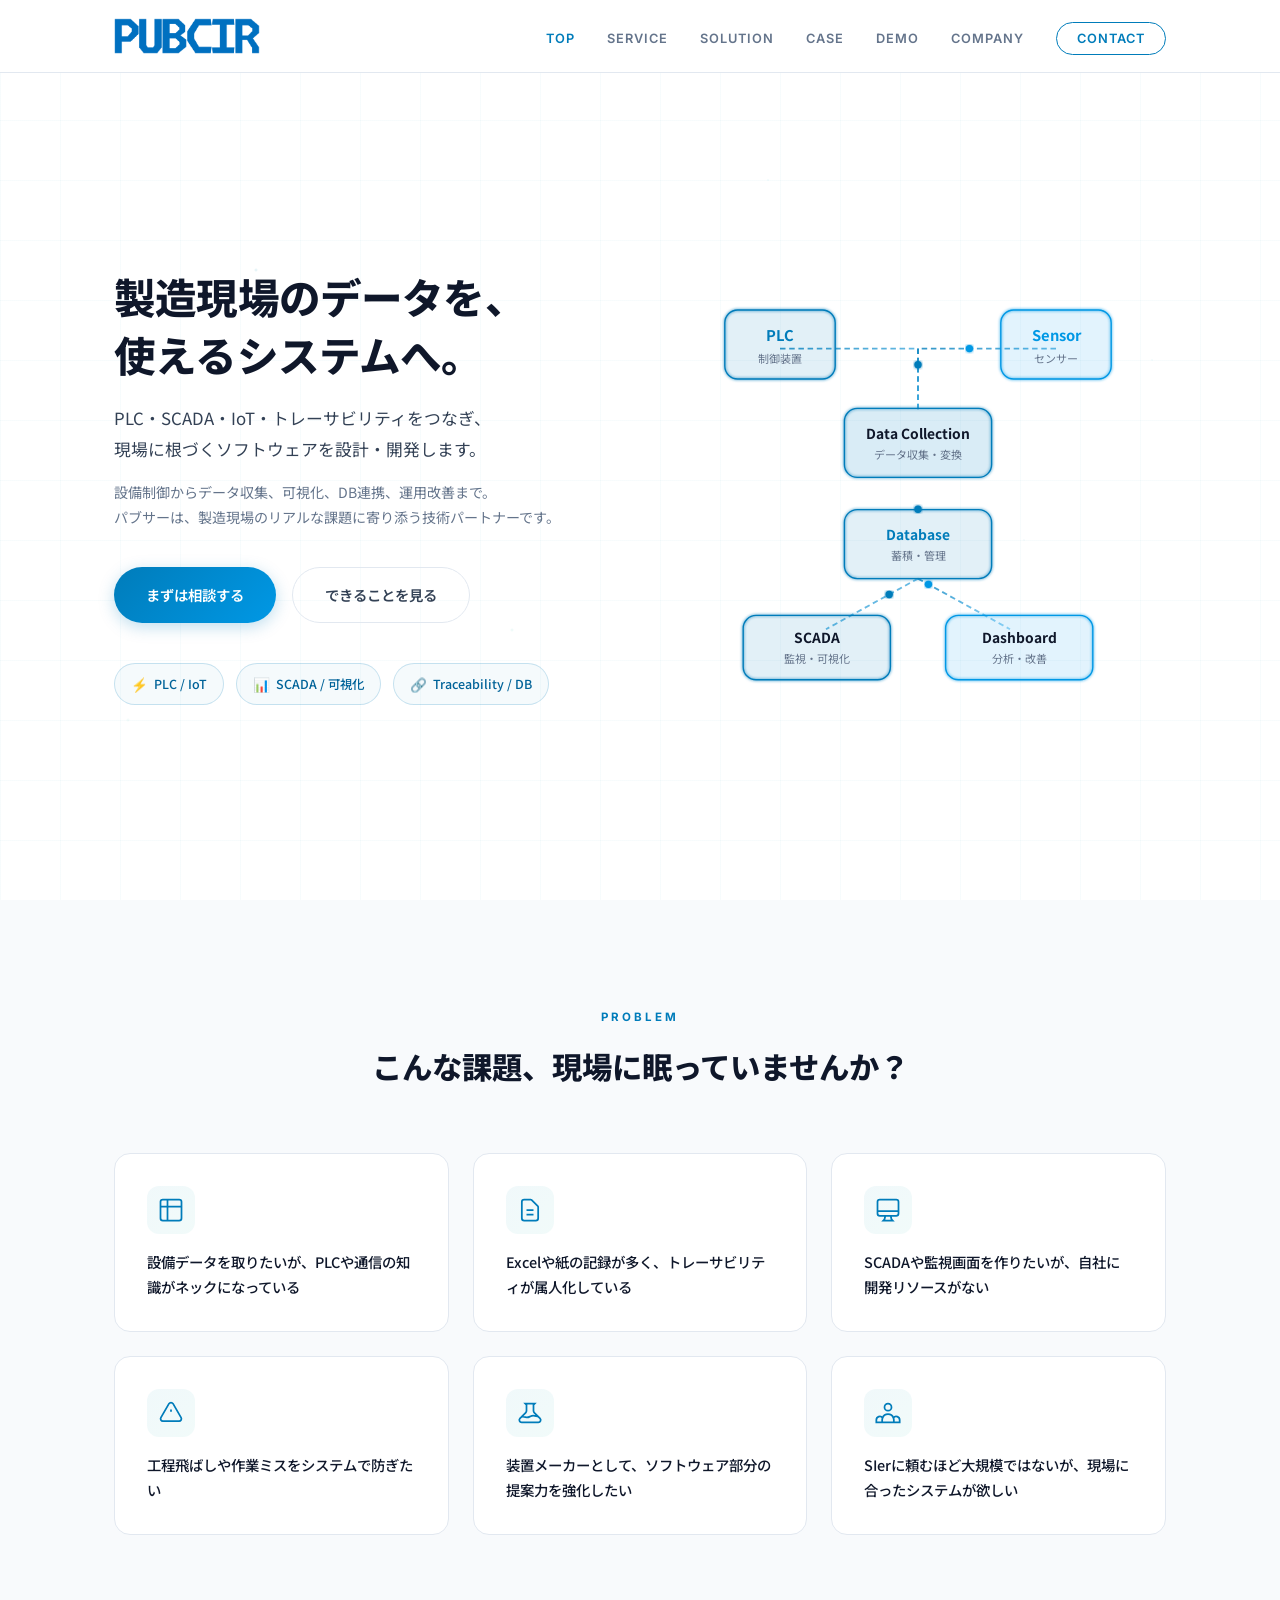
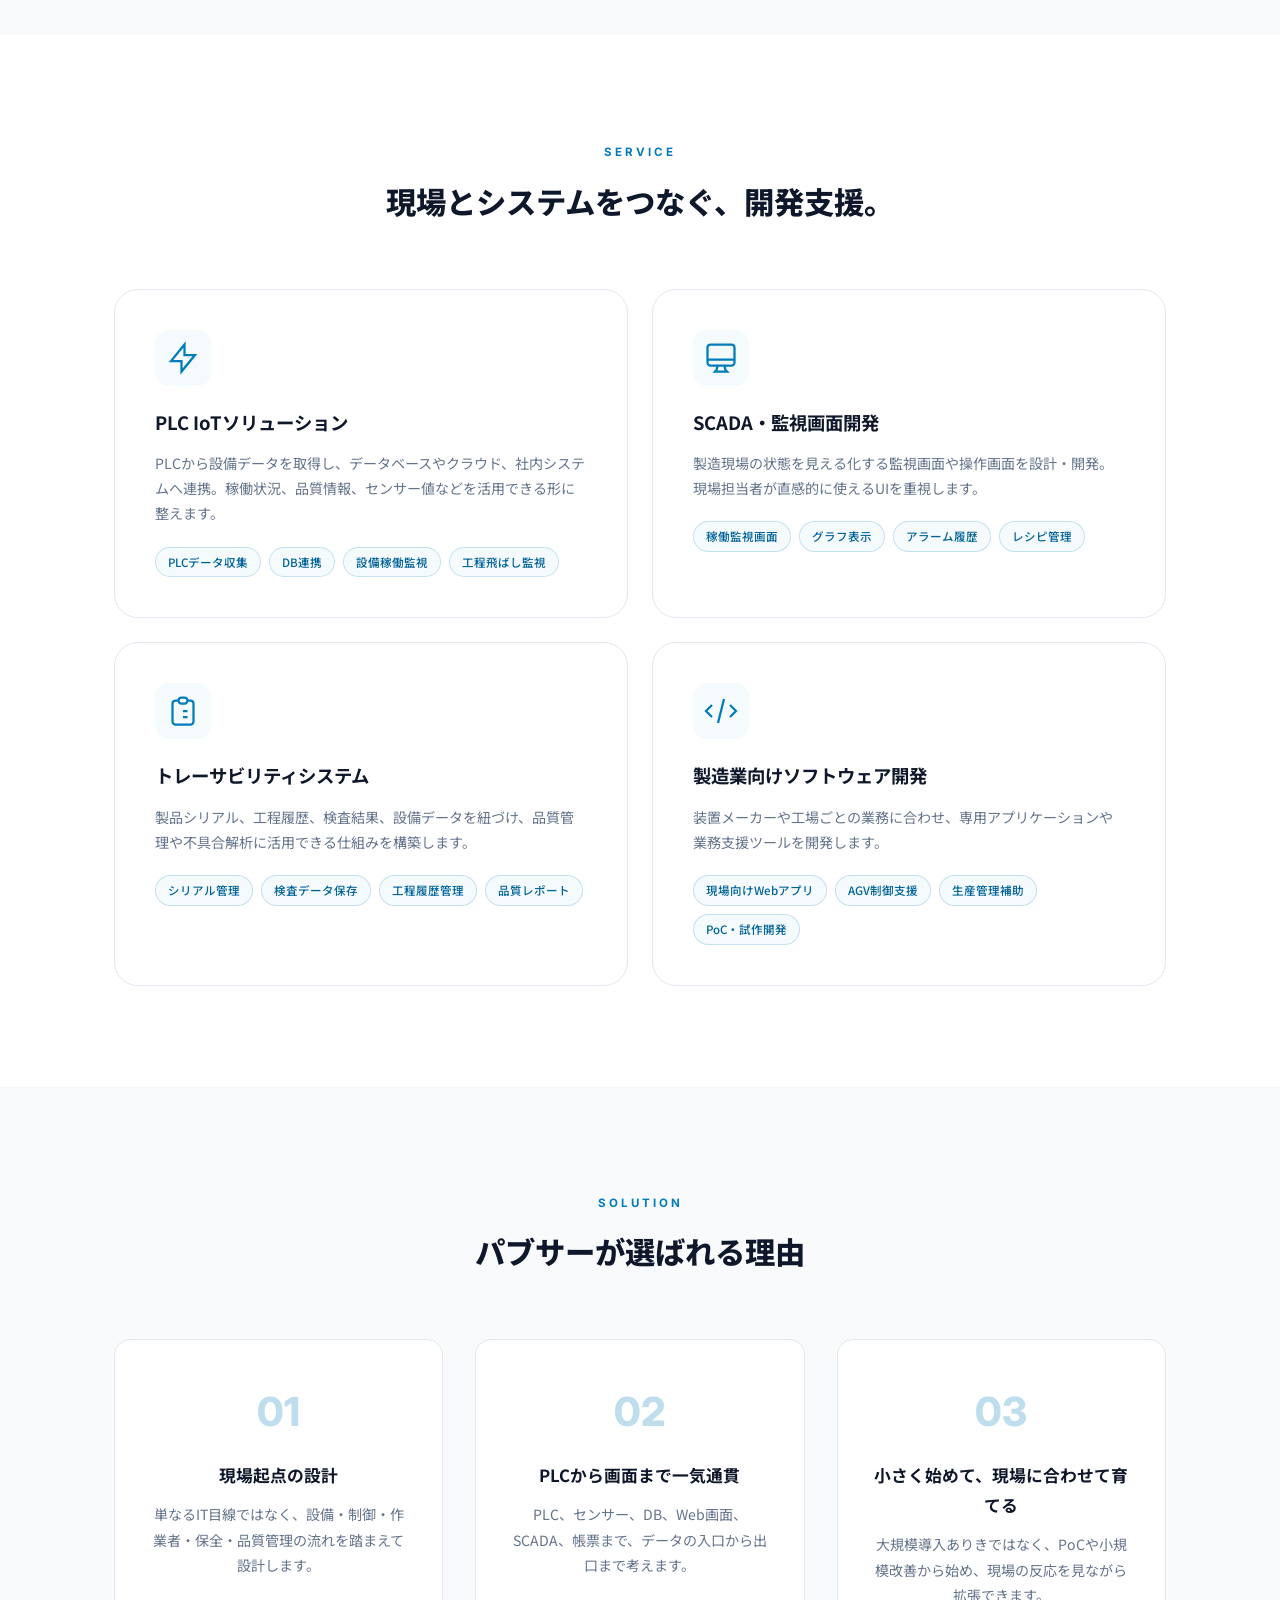
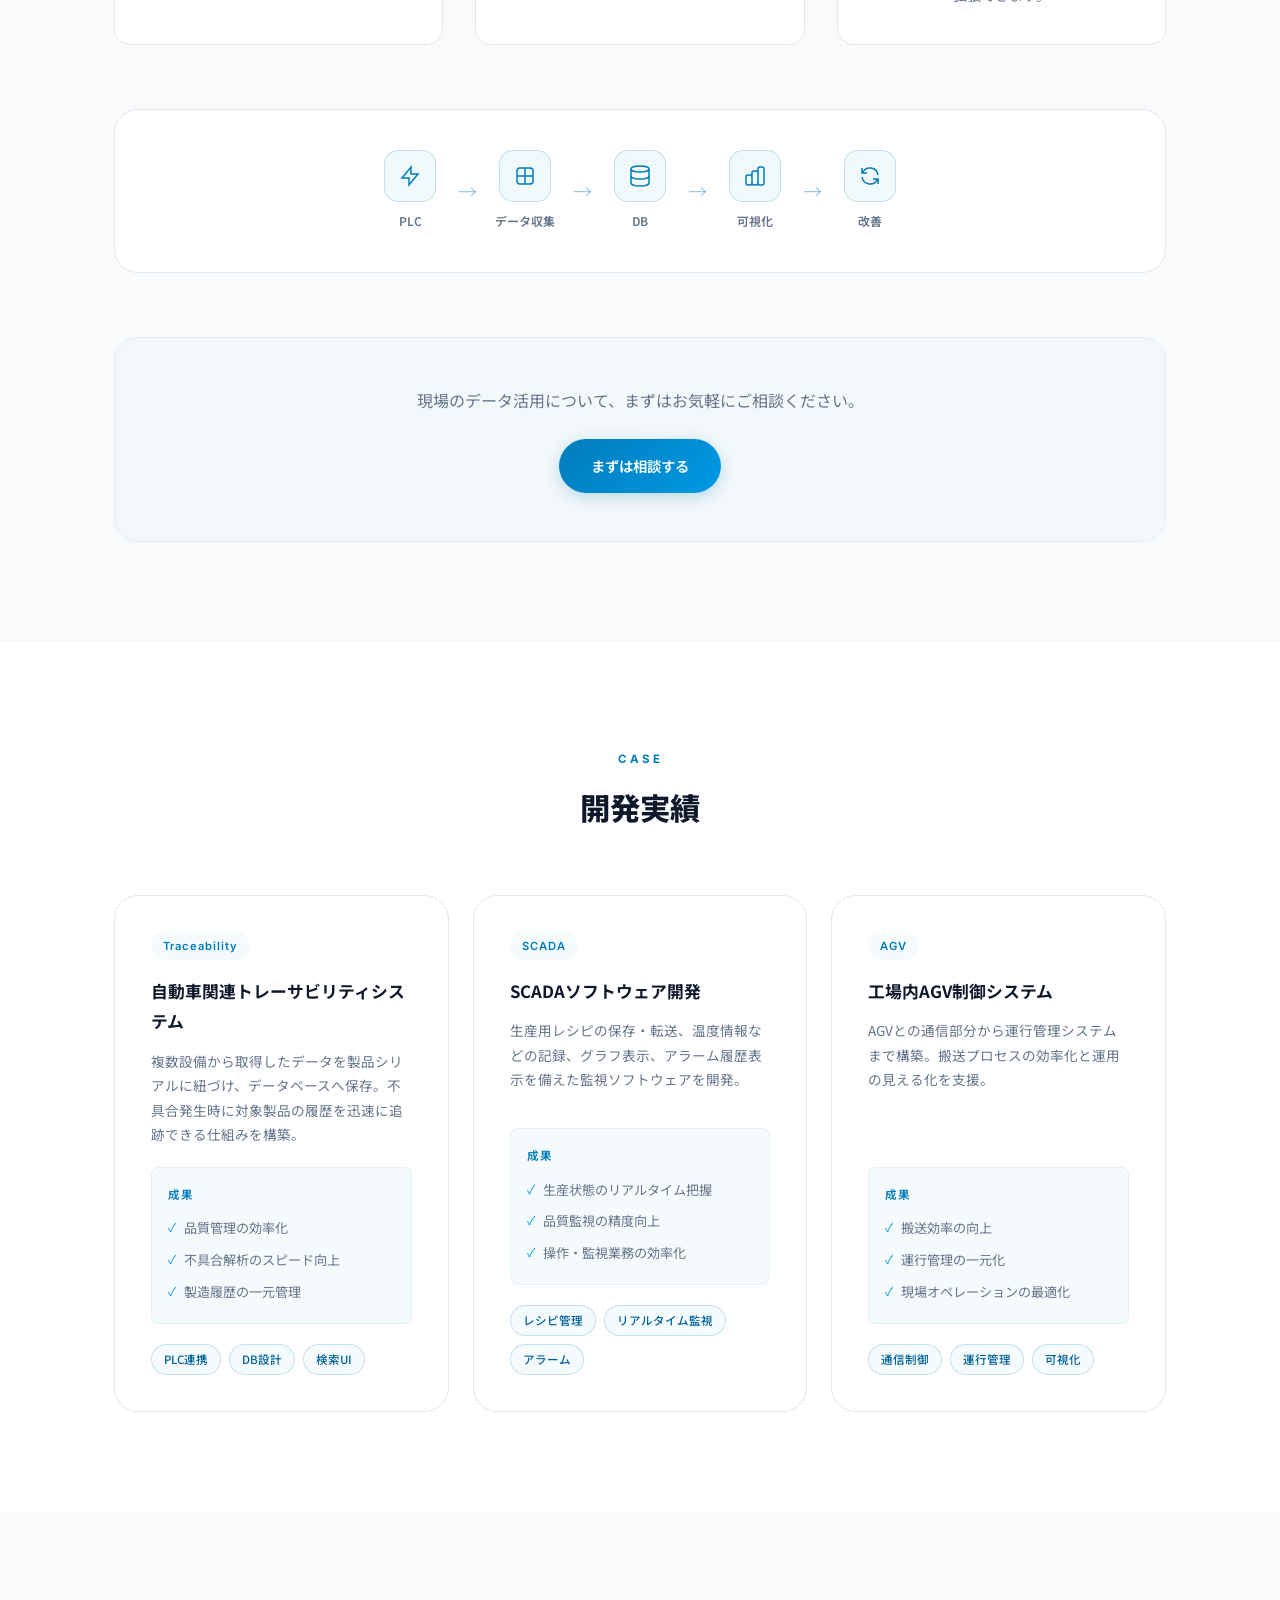
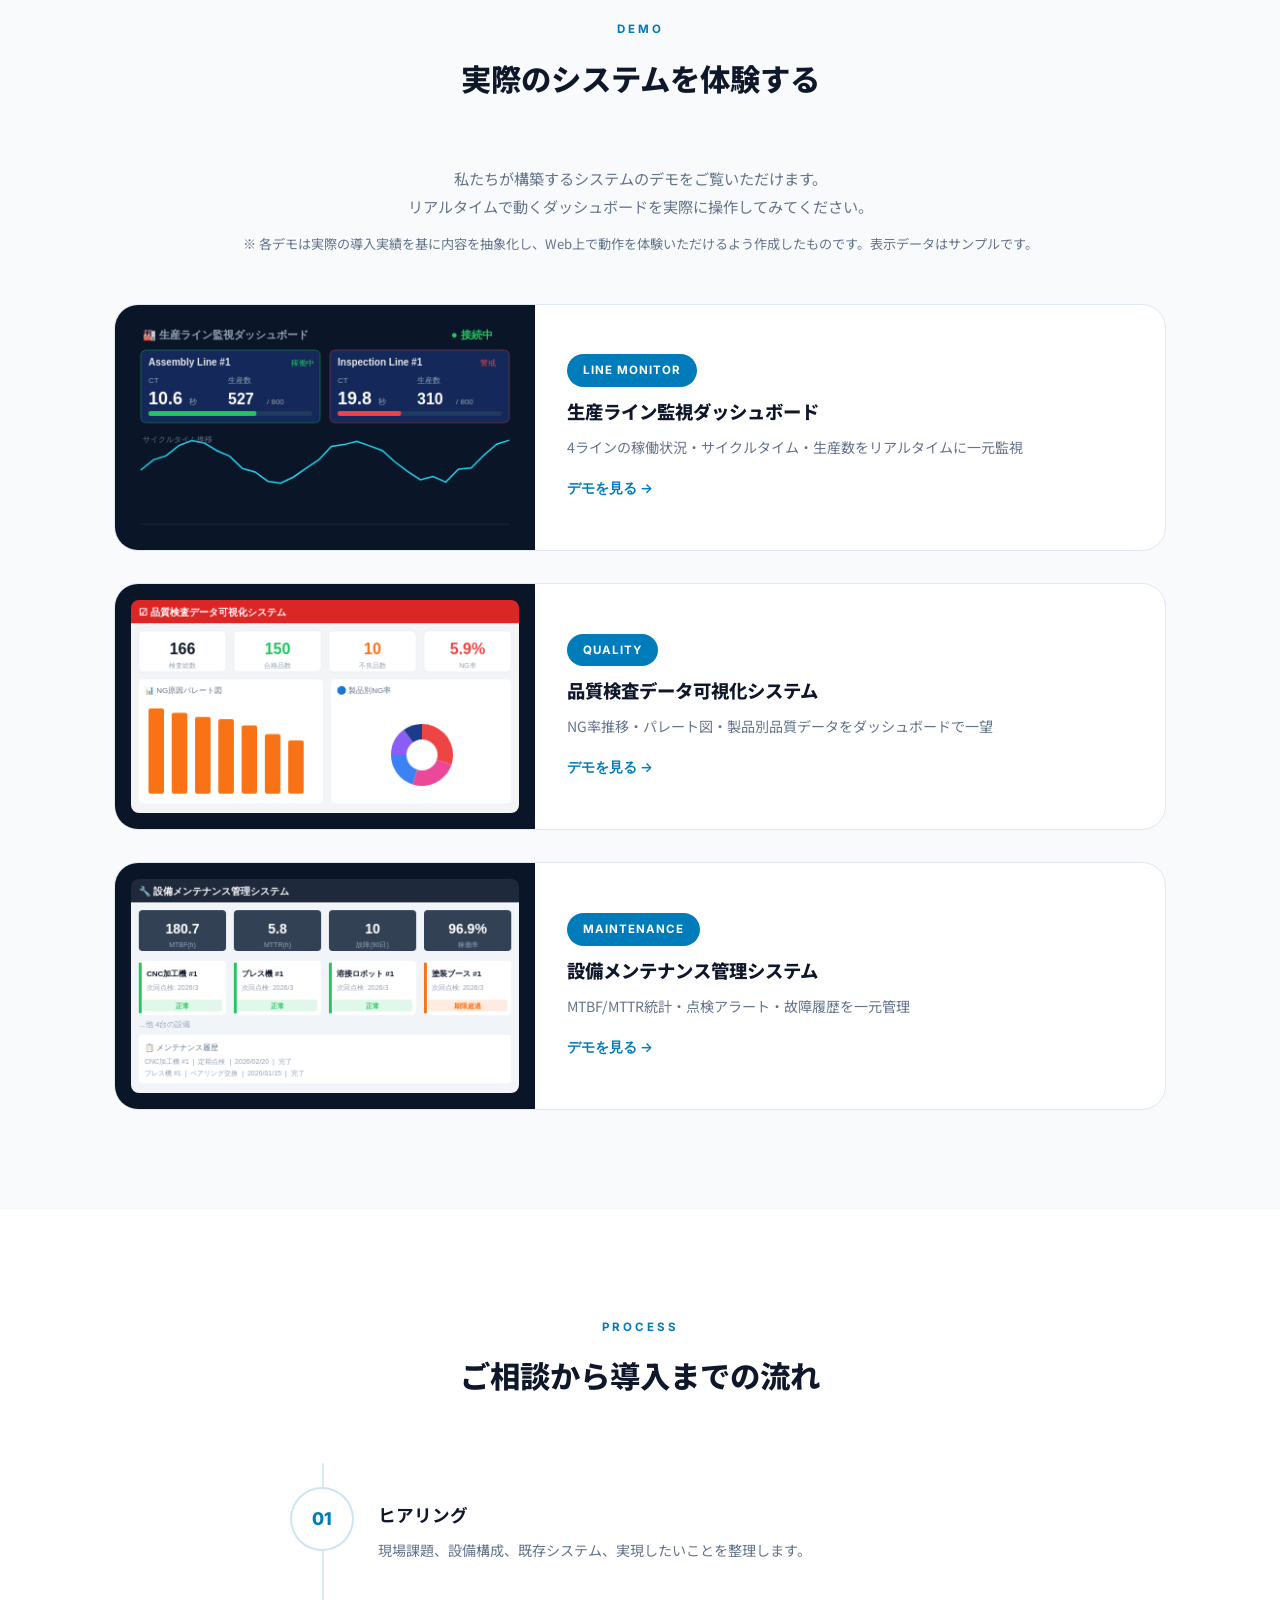
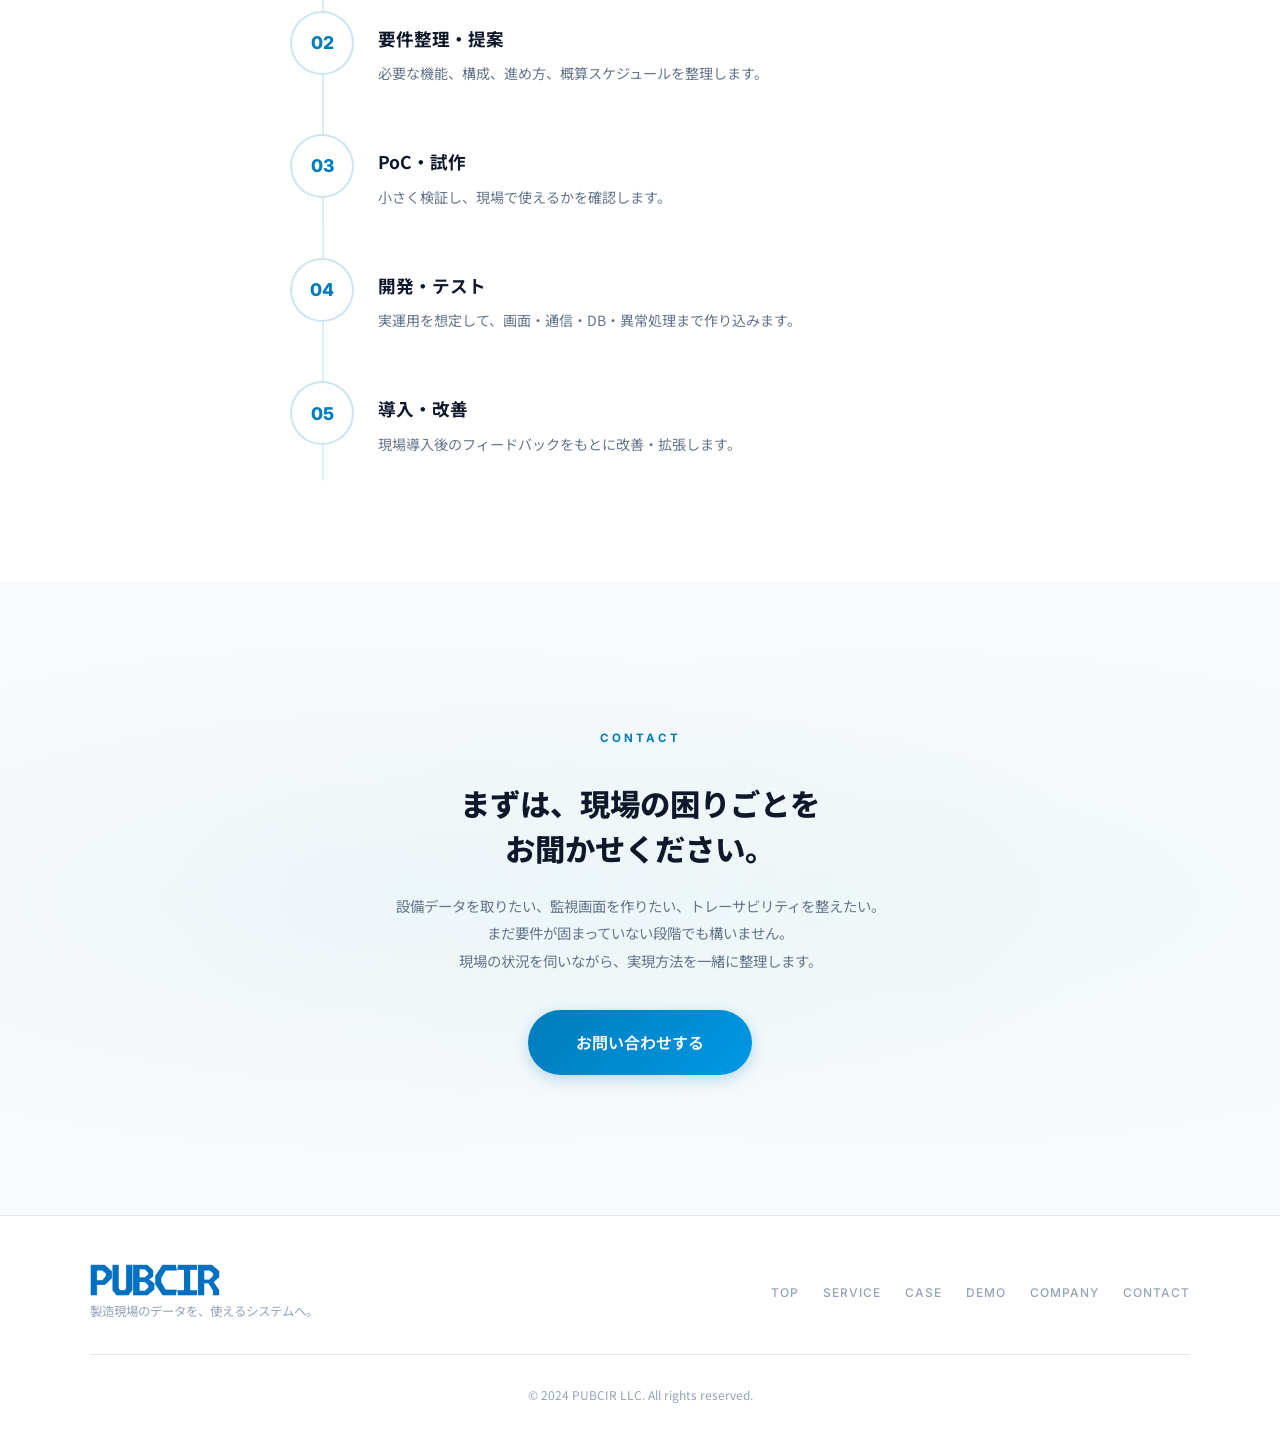
<file: index.html>
<!DOCTYPE html>
<html lang="ja">
<head>
  <meta charset="UTF-8">
  <meta name="viewport" content="width=device-width, initial-scale=1.0">
  <title>パブサー合同会社 | 製造業向けソフトウェア開発・PLC IoT・SCADA</title>
  <meta name="description" content="パブサー合同会社は、製造業向けにPLCを活用したIoTソリューション、SCADAソフトウェア、トレーサビリティシステムを提供します。">
  <link rel="preconnect" href="https://fonts.googleapis.com">
  <link rel="preconnect" href="https://fonts.gstatic.com" crossorigin>
  <link href="https://fonts.googleapis.com/css2?family=Inter:wght@400;500;600;700;800&family=Noto+Sans+JP:wght@400;500;600;700;800&display=swap" rel="stylesheet">
  <link rel="stylesheet" href="css/style.css">
</head>
<body>

  <!-- Header -->
  <header class="site-header" id="header">
    <div class="header-inner">
      <a href="#top" class="logo">
        <img src="img/pubcir_logo.png" alt="PUBCIR">
      </a>
      <button class="hamburger" id="hamburger" aria-label="メニュー">
        <span></span><span></span><span></span>
      </button>
      <nav class="global-nav" id="globalNav">
        <ul>
          <li><a href="#top" class="active">TOP</a></li>
          <li><a href="#service">SERVICE</a></li>
          <li><a href="#solution">SOLUTION</a></li>
          <li><a href="#case">CASE</a></li>
          <li><a href="demo.html">DEMO</a></li>
          <li><a href="company.html">COMPANY</a></li>
          <li><a href="contact.html" class="nav-cta">CONTACT</a></li>
        </ul>
      </nav>
    </div>
  </header>

  <!-- Hero Section -->
  <section class="hero" id="top">
    <div class="hero-bg">
      <div class="hero-grid-lines"></div>
      <div class="hero-particles"></div>
    </div>
    <div class="hero-inner">
      <div class="hero-content">
        <h1 class="fade-in-up">製造現場のデータを、<br>使えるシステムへ。</h1>
        <p class="hero-subtitle fade-in-up delay-1">
          PLC・SCADA・IoT・トレーサビリティをつなぎ、<br class="sp-hide">現場に根づくソフトウェアを設計・開発します。
        </p>
        <p class="hero-desc fade-in-up delay-2">
          設備制御からデータ収集、可視化、DB連携、運用改善まで。<br class="sp-hide">パブサーは、製造現場のリアルな課題に寄り添う技術パートナーです。
        </p>
        <div class="hero-cta fade-in-up delay-3">
          <a href="contact.html" class="btn btn-primary btn-glow">まずは相談する</a>
          <a href="#service" class="btn btn-secondary">できることを見る</a>
        </div>
        <div class="hero-tags fade-in-up delay-4">
          <span class="tag"><span class="tag-icon">⚡</span>PLC / IoT</span>
          <span class="tag"><span class="tag-icon">📊</span>SCADA / 可視化</span>
          <span class="tag"><span class="tag-icon">🔗</span>Traceability / DB</span>
        </div>
      </div>
      <div class="hero-visual fade-in-up delay-2">
        <div class="visual-diagram">
          <svg viewBox="0 0 500 450" class="diagram-svg" xmlns="http://www.w3.org/2000/svg">
            <defs>
              <linearGradient id="lineGradient" x1="0%" y1="0%" x2="100%" y2="100%">
                <stop offset="0%" style="stop-color:#007CBA;stop-opacity:0.8"/>
                <stop offset="100%" style="stop-color:#0098E5;stop-opacity:0.4"/>
              </linearGradient>
              <filter id="glow">
                <feGaussianBlur stdDeviation="2" result="coloredBlur"/>
                <feMerge>
                  <feMergeNode in="coloredBlur"/>
                  <feMergeNode in="SourceGraphic"/>
                </feMerge>
              </filter>
            </defs>
            <!-- Connection Lines -->
            <path class="data-line" d="M100,80 L250,80 L250,150" stroke="url(#lineGradient)" stroke-width="2" fill="none" stroke-dasharray="6,4"/>
            <path class="data-line delay-line-1" d="M400,80 L250,80 L250,150" stroke="url(#lineGradient)" stroke-width="2" fill="none" stroke-dasharray="6,4"/>
            <path class="data-line delay-line-2" d="M250,210 L250,260" stroke="url(#lineGradient)" stroke-width="2" fill="none" stroke-dasharray="6,4"/>
            <path class="data-line delay-line-3" d="M250,330 L150,385" stroke="url(#lineGradient)" stroke-width="2" fill="none" stroke-dasharray="6,4"/>
            <path class="data-line delay-line-4" d="M250,330 L350,385" stroke="url(#lineGradient)" stroke-width="2" fill="none" stroke-dasharray="6,4"/>
            <!-- PLC Node -->
            <rect x="40" y="38" width="120" height="75" rx="14" fill="rgba(0,124,186,0.06)" stroke="#007CBA" stroke-width="1.5" filter="url(#glow)"/>
            <text x="100" y="72" text-anchor="middle" fill="#007CBA" font-size="16" font-weight="700">PLC</text>
            <text x="100" y="96" text-anchor="middle" fill="#64748B" font-size="12">制御装置</text>
            <!-- Sensor Node -->
            <rect x="340" y="38" width="120" height="75" rx="14" fill="rgba(0,152,229,0.06)" stroke="#0098E5" stroke-width="1.5" filter="url(#glow)"/>
            <text x="400" y="72" text-anchor="middle" fill="#0098E5" font-size="16" font-weight="700">Sensor</text>
            <text x="400" y="96" text-anchor="middle" fill="#64748B" font-size="12">センサー</text>
            <!-- Data Collection Node -->
            <rect x="170" y="145" width="160" height="75" rx="14" fill="rgba(0,124,186,0.08)" stroke="#007CBA" stroke-width="1.5" filter="url(#glow)"/>
            <text x="250" y="178" text-anchor="middle" fill="#0F172A" font-size="15" font-weight="700">Data Collection</text>
            <text x="250" y="200" text-anchor="middle" fill="#64748B" font-size="12">データ収集・変換</text>
            <!-- Database Node -->
            <rect x="170" y="255" width="160" height="75" rx="14" fill="rgba(0,124,186,0.06)" stroke="#007CBA" stroke-width="1.5" filter="url(#glow)"/>
            <text x="250" y="288" text-anchor="middle" fill="#007CBA" font-size="15" font-weight="700">Database</text>
            <text x="250" y="310" text-anchor="middle" fill="#64748B" font-size="12">蓄積・管理</text>
            <!-- SCADA Node -->
            <rect x="60" y="370" width="160" height="70" rx="14" fill="rgba(0,124,186,0.06)" stroke="#007CBA" stroke-width="1.5" filter="url(#glow)"/>
            <text x="140" y="400" text-anchor="middle" fill="#0F172A" font-size="15" font-weight="700">SCADA</text>
            <text x="140" y="422" text-anchor="middle" fill="#64748B" font-size="12">監視・可視化</text>
            <!-- Dashboard Node -->
            <rect x="280" y="370" width="160" height="70" rx="14" fill="rgba(0,152,229,0.06)" stroke="#0098E5" stroke-width="1.5" filter="url(#glow)"/>
            <text x="360" y="400" text-anchor="middle" fill="#0F172A" font-size="15" font-weight="700">Dashboard</text>
            <text x="360" y="422" text-anchor="middle" fill="#64748B" font-size="12">分析・改善</text>
            <!-- Animated dots -->
            <circle r="4" fill="#007CBA" filter="url(#glow)">
              <animateMotion dur="3s" repeatCount="indefinite" path="M100,80 L250,80 L250,150"/>
            </circle>
            <circle r="4" fill="#0098E5" filter="url(#glow)">
              <animateMotion dur="3s" repeatCount="indefinite" path="M400,80 L250,80 L250,150" begin="1s"/>
            </circle>
            <circle r="4" fill="#007CBA" filter="url(#glow)">
              <animateMotion dur="2s" repeatCount="indefinite" path="M250,210 L250,260" begin="0.5s"/>
            </circle>
            <circle r="4" fill="#007CBA" filter="url(#glow)">
              <animateMotion dur="2.5s" repeatCount="indefinite" path="M250,330 L150,385" begin="1.5s"/>
            </circle>
            <circle r="4" fill="#0098E5" filter="url(#glow)">
              <animateMotion dur="2.5s" repeatCount="indefinite" path="M250,330 L350,385" begin="2s"/>
            </circle>
          </svg>
        </div>
      </div>
    </div>
  </section>

  <!-- Problem Section -->
  <section class="section section-alt" id="problem">
    <div class="container">
      <div class="section-header scroll-reveal">
        <span class="section-label">PROBLEM</span>
        <h2 class="section-title">こんな課題、現場に眠っていませんか？</h2>
      </div>
      <div class="problem-grid">
        <div class="problem-card scroll-reveal">
          <div class="problem-icon">
            <svg width="28" height="28" viewBox="0 0 24 24" fill="none" stroke="currentColor" stroke-width="1.5"><path d="M9 3H5a2 2 0 00-2 2v4m6-6h10a2 2 0 012 2v4M9 3v18m0 0h10a2 2 0 002-2V9M9 21H5a2 2 0 01-2-2V9m0 0h18"/></svg>
          </div>
          <p class="problem-text">設備データを取りたいが、PLCや通信の知識がネックになっている</p>
        </div>
        <div class="problem-card scroll-reveal">
          <div class="problem-icon">
            <svg width="28" height="28" viewBox="0 0 24 24" fill="none" stroke="currentColor" stroke-width="1.5"><path d="M9 12h6m-6 4h6m2 5H7a2 2 0 01-2-2V5a2 2 0 012-2h5.586a1 1 0 01.707.293l5.414 5.414a1 1 0 01.293.707V19a2 2 0 01-2 2z"/></svg>
          </div>
          <p class="problem-text">Excelや紙の記録が多く、トレーサビリティが属人化している</p>
        </div>
        <div class="problem-card scroll-reveal">
          <div class="problem-icon">
            <svg width="28" height="28" viewBox="0 0 24 24" fill="none" stroke="currentColor" stroke-width="1.5"><path d="M9.75 17L9 20l-1 1h8l-1-1-.75-3M3 13h18M5 17h14a2 2 0 002-2V5a2 2 0 00-2-2H5a2 2 0 00-2 2v10a2 2 0 002 2z"/></svg>
          </div>
          <p class="problem-text">SCADAや監視画面を作りたいが、自社に開発リソースがない</p>
        </div>
        <div class="problem-card scroll-reveal">
          <div class="problem-icon">
            <svg width="28" height="28" viewBox="0 0 24 24" fill="none" stroke="currentColor" stroke-width="1.5"><path d="M12 9v2m0 4h.01m-6.938 4h13.856c1.54 0 2.502-1.667 1.732-3L13.732 4c-.77-1.333-2.694-1.333-3.464 0L3.34 16c-.77 1.333.192 3 1.732 3z"/></svg>
          </div>
          <p class="problem-text">工程飛ばしや作業ミスをシステムで防ぎたい</p>
        </div>
        <div class="problem-card scroll-reveal">
          <div class="problem-icon">
            <svg width="28" height="28" viewBox="0 0 24 24" fill="none" stroke="currentColor" stroke-width="1.5"><path d="M19.428 15.428a2 2 0 00-1.022-.547l-2.387-.477a6 6 0 00-3.86.517l-.318.158a6 6 0 01-3.86.517L6.05 15.21a2 2 0 00-1.806.547M8 4h8l-1 1v5.172a2 2 0 00.586 1.414l5 5c1.26 1.26.367 3.414-1.415 3.414H4.828c-1.782 0-2.674-2.154-1.414-3.414l5-5A2 2 0 009 10.172V5L8 4z"/></svg>
          </div>
          <p class="problem-text">装置メーカーとして、ソフトウェア部分の提案力を強化したい</p>
        </div>
        <div class="problem-card scroll-reveal">
          <div class="problem-icon">
            <svg width="28" height="28" viewBox="0 0 24 24" fill="none" stroke="currentColor" stroke-width="1.5"><path d="M17 20h5v-2a3 3 0 00-5.356-1.857M17 20H7m10 0v-2c0-.656-.126-1.283-.356-1.857M7 20H2v-2a3 3 0 015.356-1.857M7 20v-2c0-.656.126-1.283.356-1.857m0 0a5.002 5.002 0 019.288 0M15 7a3 3 0 11-6 0 3 3 0 016 0z"/></svg>
          </div>
          <p class="problem-text">SIerに頼むほど大規模ではないが、現場に合ったシステムが欲しい</p>
        </div>
      </div>
    </div>
  </section>

  <!-- Service Section -->
  <section class="section section-light" id="service">
    <div class="container">
      <div class="section-header scroll-reveal">
        <span class="section-label">SERVICE</span>
        <h2 class="section-title">現場とシステムをつなぐ、開発支援。</h2>
      </div>
      <div class="service-grid">
        <div class="service-card scroll-reveal">
          <div class="service-icon">
            <svg width="36" height="36" viewBox="0 0 24 24" fill="none" stroke="#007CBA" stroke-width="1.5"><path d="M13 10V3L4 14h7v7l9-11h-7z"/></svg>
          </div>
          <h3 class="service-title">PLC IoTソリューション</h3>
          <p class="service-desc">PLCから設備データを取得し、データベースやクラウド、社内システムへ連携。稼働状況、品質情報、センサー値などを活用できる形に整えます。</p>
          <div class="service-tags">
            <span class="pill">PLCデータ収集</span>
            <span class="pill">DB連携</span>
            <span class="pill">設備稼働監視</span>
            <span class="pill">工程飛ばし監視</span>
          </div>
        </div>
        <div class="service-card scroll-reveal">
          <div class="service-icon">
            <svg width="36" height="36" viewBox="0 0 24 24" fill="none" stroke="#007CBA" stroke-width="1.5"><path d="M9.75 17L9 20l-1 1h8l-1-1-.75-3M3 13h18M5 17h14a2 2 0 002-2V5a2 2 0 00-2-2H5a2 2 0 00-2 2v10a2 2 0 002 2z"/></svg>
          </div>
          <h3 class="service-title">SCADA・監視画面開発</h3>
          <p class="service-desc">製造現場の状態を見える化する監視画面や操作画面を設計・開発。現場担当者が直感的に使えるUIを重視します。</p>
          <div class="service-tags">
            <span class="pill">稼働監視画面</span>
            <span class="pill">グラフ表示</span>
            <span class="pill">アラーム履歴</span>
            <span class="pill">レシピ管理</span>
          </div>
        </div>
        <div class="service-card scroll-reveal">
          <div class="service-icon">
            <svg width="36" height="36" viewBox="0 0 24 24" fill="none" stroke="#007CBA" stroke-width="1.5"><path d="M9 5H7a2 2 0 00-2 2v12a2 2 0 002 2h10a2 2 0 002-2V7a2 2 0 00-2-2h-2M9 5a2 2 0 002 2h2a2 2 0 002-2M9 5a2 2 0 012-2h2a2 2 0 012 2m-3 7h3m-3 4h3m-6-4h.01M9 16h.01"/></svg>
          </div>
          <h3 class="service-title">トレーサビリティシステム</h3>
          <p class="service-desc">製品シリアル、工程履歴、検査結果、設備データを紐づけ、品質管理や不具合解析に活用できる仕組みを構築します。</p>
          <div class="service-tags">
            <span class="pill">シリアル管理</span>
            <span class="pill">検査データ保存</span>
            <span class="pill">工程履歴管理</span>
            <span class="pill">品質レポート</span>
          </div>
        </div>
        <div class="service-card scroll-reveal">
          <div class="service-icon">
            <svg width="36" height="36" viewBox="0 0 24 24" fill="none" stroke="#007CBA" stroke-width="1.5"><path d="M10 20l4-16m4 4l4 4-4 4M6 16l-4-4 4-4"/></svg>
          </div>
          <h3 class="service-title">製造業向けソフトウェア開発</h3>
          <p class="service-desc">装置メーカーや工場ごとの業務に合わせ、専用アプリケーションや業務支援ツールを開発します。</p>
          <div class="service-tags">
            <span class="pill">現場向けWebアプリ</span>
            <span class="pill">AGV制御支援</span>
            <span class="pill">生産管理補助</span>
            <span class="pill">PoC・試作開発</span>
          </div>
        </div>
      </div>
    </div>
  </section>

  <!-- Solution Section -->
  <section class="section section-alt" id="solution">
    <div class="container">
      <div class="section-header scroll-reveal">
        <span class="section-label">SOLUTION</span>
        <h2 class="section-title">パブサーが選ばれる理由</h2>
      </div>
      <div class="solution-grid">
        <div class="solution-card scroll-reveal">
          <div class="solution-number">01</div>
          <h3 class="solution-title">現場起点の設計</h3>
          <p class="solution-desc">単なるIT目線ではなく、設備・制御・作業者・保全・品質管理の流れを踏まえて設計します。</p>
        </div>
        <div class="solution-card scroll-reveal">
          <div class="solution-number">02</div>
          <h3 class="solution-title">PLCから画面まで一気通貫</h3>
          <p class="solution-desc">PLC、センサー、DB、Web画面、SCADA、帳票まで、データの入口から出口まで考えます。</p>
        </div>
        <div class="solution-card scroll-reveal">
          <div class="solution-number">03</div>
          <h3 class="solution-title">小さく始めて、現場に合わせて育てる</h3>
          <p class="solution-desc">大規模導入ありきではなく、PoCや小規模改善から始め、現場の反応を見ながら拡張できます。</p>
        </div>
      </div>

      <!-- Flow Steps -->
      <div class="flow-section scroll-reveal">
        <div class="flow-steps">
          <div class="flow-step">
            <div class="flow-step-icon">
              <svg width="24" height="24" viewBox="0 0 24 24" fill="none" stroke="currentColor" stroke-width="1.5"><path d="M13 10V3L4 14h7v7l9-11h-7z"/></svg>
            </div>
            <span class="flow-step-label">PLC</span>
          </div>
          <div class="flow-arrow">→</div>
          <div class="flow-step">
            <div class="flow-step-icon">
              <svg width="24" height="24" viewBox="0 0 24 24" fill="none" stroke="currentColor" stroke-width="1.5"><path d="M4 7v10c0 2 1 3 3 3h10c2 0 3-1 3-3V7c0-2-1-3-3-3H7C5 4 4 5 4 7z"/><path d="M12 4v16M4 12h16"/></svg>
            </div>
            <span class="flow-step-label">データ収集</span>
          </div>
          <div class="flow-arrow">→</div>
          <div class="flow-step">
            <div class="flow-step-icon">
              <svg width="24" height="24" viewBox="0 0 24 24" fill="none" stroke="currentColor" stroke-width="1.5"><ellipse cx="12" cy="5" rx="9" ry="3"/><path d="M21 12c0 1.66-4 3-9 3s-9-1.34-9-3"/><path d="M3 5v14c0 1.66 4 3 9 3s9-1.34 9-3V5"/></svg>
            </div>
            <span class="flow-step-label">DB</span>
          </div>
          <div class="flow-arrow">→</div>
          <div class="flow-step">
            <div class="flow-step-icon">
              <svg width="24" height="24" viewBox="0 0 24 24" fill="none" stroke="currentColor" stroke-width="1.5"><path d="M9 19v-6a2 2 0 00-2-2H5a2 2 0 00-2 2v6a2 2 0 002 2h2a2 2 0 002-2zm0 0V9a2 2 0 012-2h2a2 2 0 012 2v10m-6 0a2 2 0 002 2h2a2 2 0 002-2m0 0V5a2 2 0 012-2h2a2 2 0 012 2v14a2 2 0 01-2 2h-2a2 2 0 01-2-2z"/></svg>
            </div>
            <span class="flow-step-label">可視化</span>
          </div>
          <div class="flow-arrow">→</div>
          <div class="flow-step">
            <div class="flow-step-icon">
              <svg width="24" height="24" viewBox="0 0 24 24" fill="none" stroke="currentColor" stroke-width="1.5"><path d="M4 4v5h.582m15.356 2A8.001 8.001 0 004.582 9m0 0H9m11 11v-5h-.581m0 0a8.003 8.003 0 01-15.357-2m15.357 2H15"/></svg>
            </div>
            <span class="flow-step-label">改善</span>
          </div>
        </div>
      </div>

      <div class="mid-cta scroll-reveal">
        <p class="mid-cta-text">現場のデータ活用について、まずはお気軽にご相談ください。</p>
        <a href="contact.html" class="btn btn-primary">まずは相談する</a>
      </div>
    </div>
  </section>

  <!-- Case Section -->
  <section class="section section-light" id="case">
    <div class="container">
      <div class="section-header scroll-reveal">
        <span class="section-label">CASE</span>
        <h2 class="section-title">開発実績</h2>
      </div>
      <div class="case-grid">
        <div class="case-card scroll-reveal">
          <div class="case-badge">Traceability</div>
          <h3 class="case-title">自動車関連トレーサビリティシステム</h3>
          <p class="case-desc">複数設備から取得したデータを製品シリアルに紐づけ、データベースへ保存。不具合発生時に対象製品の履歴を迅速に追跡できる仕組みを構築。</p>
          <div class="case-results">
            <span class="case-result-label">成果</span>
            <ul class="case-result-list">
              <li>品質管理の効率化</li>
              <li>不具合解析のスピード向上</li>
              <li>製造履歴の一元管理</li>
            </ul>
          </div>
          <div class="case-tags">
            <span class="pill">PLC連携</span>
            <span class="pill">DB設計</span>
            <span class="pill">検索UI</span>
          </div>
        </div>
        <div class="case-card scroll-reveal">
          <div class="case-badge">SCADA</div>
          <h3 class="case-title">SCADAソフトウェア開発</h3>
          <p class="case-desc">生産用レシピの保存・転送、温度情報などの記録、グラフ表示、アラーム履歴表示を備えた監視ソフトウェアを開発。</p>
          <div class="case-results">
            <span class="case-result-label">成果</span>
            <ul class="case-result-list">
              <li>生産状態のリアルタイム把握</li>
              <li>品質監視の精度向上</li>
              <li>操作・監視業務の効率化</li>
            </ul>
          </div>
          <div class="case-tags">
            <span class="pill">レシピ管理</span>
            <span class="pill">リアルタイム監視</span>
            <span class="pill">アラーム</span>
          </div>
        </div>
        <div class="case-card scroll-reveal">
          <div class="case-badge">AGV</div>
          <h3 class="case-title">工場内AGV制御システム</h3>
          <p class="case-desc">AGVとの通信部分から運行管理システムまで構築。搬送プロセスの効率化と運用の見える化を支援。</p>
          <div class="case-results">
            <span class="case-result-label">成果</span>
            <ul class="case-result-list">
              <li>搬送効率の向上</li>
              <li>運行管理の一元化</li>
              <li>現場オペレーションの最適化</li>
            </ul>
          </div>
          <div class="case-tags">
            <span class="pill">通信制御</span>
            <span class="pill">運行管理</span>
            <span class="pill">可視化</span>
          </div>
        </div>
      </div>
    </div>
  </section>

  <!-- Demo Section -->
  <section class="section section-alt" id="demo">
    <div class="container">
      <div class="section-header scroll-reveal">
        <span class="section-label">DEMO</span>
        <h2 class="section-title">実際のシステムを体験する</h2>
      </div>
      <p class="company-intro scroll-reveal" style="margin-bottom:12px">
        私たちが構築するシステムのデモをご覧いただけます。<br>
        リアルタイムで動くダッシュボードを実際に操作してみてください。
      </p>
      <p class="company-intro scroll-reveal" style="font-size:0.82rem;color:#64748B;margin-bottom:48px">
        ※ 各デモは実際の導入実績を基に内容を抽象化し、Web上で動作を体験いただけるよう作成したものです。表示データはサンプルです。
      </p>
      <div class="demo-preview-grid">
        <a href="demo/production-monitor.html" class="demo-preview-card scroll-reveal">
          <div class="demo-preview-canvas-wrap">
            <canvas id="previewProduction" width="400" height="220"></canvas>
          </div>
          <div class="demo-preview-info">
            <span class="demo-card-badge" style="margin:0 0 8px">Line Monitor</span>
            <h3>生産ライン監視ダッシュボード</h3>
            <p>4ラインの稼働状況・サイクルタイム・生産数をリアルタイムに一元監視</p>
            <span class="demo-link-text">デモを見る →</span>
          </div>
        </a>
        <a href="demo/quality-inspection.html" class="demo-preview-card scroll-reveal">
          <div class="demo-preview-canvas-wrap">
            <canvas id="previewQuality" width="400" height="220"></canvas>
          </div>
          <div class="demo-preview-info">
            <span class="demo-card-badge" style="margin:0 0 8px">Quality</span>
            <h3>品質検査データ可視化システム</h3>
            <p>NG率推移・パレート図・製品別品質データをダッシュボードで一望</p>
            <span class="demo-link-text">デモを見る →</span>
          </div>
        </a>
        <a href="demo/maintenance.html" class="demo-preview-card scroll-reveal">
          <div class="demo-preview-canvas-wrap">
            <canvas id="previewMaintenance" width="400" height="220"></canvas>
          </div>
          <div class="demo-preview-info">
            <span class="demo-card-badge" style="margin:0 0 8px">Maintenance</span>
            <h3>設備メンテナンス管理システム</h3>
            <p>MTBF/MTTR統計・点検アラート・故障履歴を一元管理</p>
            <span class="demo-link-text">デモを見る →</span>
          </div>
        </a>
      </div>
    </div>
  </section>

  <!-- Process Section -->
  <section class="section section-light">
    <div class="container">
      <div class="section-header scroll-reveal">
        <span class="section-label">PROCESS</span>
        <h2 class="section-title">ご相談から導入までの流れ</h2>
      </div>
      <div class="process-timeline">
        <div class="process-step scroll-reveal">
          <div class="process-number">01</div>
          <div class="process-content">
            <h3 class="process-title">ヒアリング</h3>
            <p class="process-desc">現場課題、設備構成、既存システム、実現したいことを整理します。</p>
          </div>
        </div>
        <div class="process-step scroll-reveal">
          <div class="process-number">02</div>
          <div class="process-content">
            <h3 class="process-title">要件整理・提案</h3>
            <p class="process-desc">必要な機能、構成、進め方、概算スケジュールを整理します。</p>
          </div>
        </div>
        <div class="process-step scroll-reveal">
          <div class="process-number">03</div>
          <div class="process-content">
            <h3 class="process-title">PoC・試作</h3>
            <p class="process-desc">小さく検証し、現場で使えるかを確認します。</p>
          </div>
        </div>
        <div class="process-step scroll-reveal">
          <div class="process-number">04</div>
          <div class="process-content">
            <h3 class="process-title">開発・テスト</h3>
            <p class="process-desc">実運用を想定して、画面・通信・DB・異常処理まで作り込みます。</p>
          </div>
        </div>
        <div class="process-step scroll-reveal">
          <div class="process-number">05</div>
          <div class="process-content">
            <h3 class="process-title">導入・改善</h3>
            <p class="process-desc">現場導入後のフィードバックをもとに改善・拡張します。</p>
          </div>
        </div>
      </div>
    </div>
  </section>

  <!-- Contact CTA Section -->
  <section class="section section-contact">
    <div class="container">
      <div class="contact-inner scroll-reveal">
        <span class="section-label">CONTACT</span>
        <h2 class="contact-title">まずは、現場の困りごとを<br>お聞かせください。</h2>
        <p class="contact-desc">設備データを取りたい、監視画面を作りたい、トレーサビリティを整えたい。<br class="sp-hide">まだ要件が固まっていない段階でも構いません。<br>現場の状況を伺いながら、実現方法を一緒に整理します。</p>
        <a href="https://forms.office.com/r/dQQ1ZHqTfq" class="btn btn-primary btn-large btn-glow" target="_blank" rel="noopener noreferrer">お問い合わせする</a>
      </div>
    </div>
  </section>

  <!-- Footer -->
  <footer class="site-footer">
    <div class="footer-inner">
      <div>
        <a href="index.html" class="logo"><img src="img/pubcir_logo.png" alt="PUBCIR" style="height:32px"></a>
        <p class="footer-tagline">製造現場のデータを、使えるシステムへ。</p>
      </div>
      <nav class="footer-nav">
        <a href="#top">TOP</a>
        <a href="#service">SERVICE</a>
        <a href="#case">CASE</a>
        <a href="demo.html">DEMO</a>
        <a href="company.html">COMPANY</a>
        <a href="contact.html">CONTACT</a>
      </nav>
    </div>
    <div class="footer-bottom">
      <small>&copy; 2024 PUBCIR LLC. All rights reserved.</small>
    </div>
  </footer>

  <!-- Back to Top -->
  <button class="back-to-top" id="backToTop" aria-label="ページトップへ">
    <svg width="20" height="20" viewBox="0 0 24 24" fill="none" stroke="currentColor" stroke-width="2"><path d="M18 15l-6-6-6 6"/></svg>
  </button>

  <script src="js/main.js"></script>
</body>
</html>
</file>
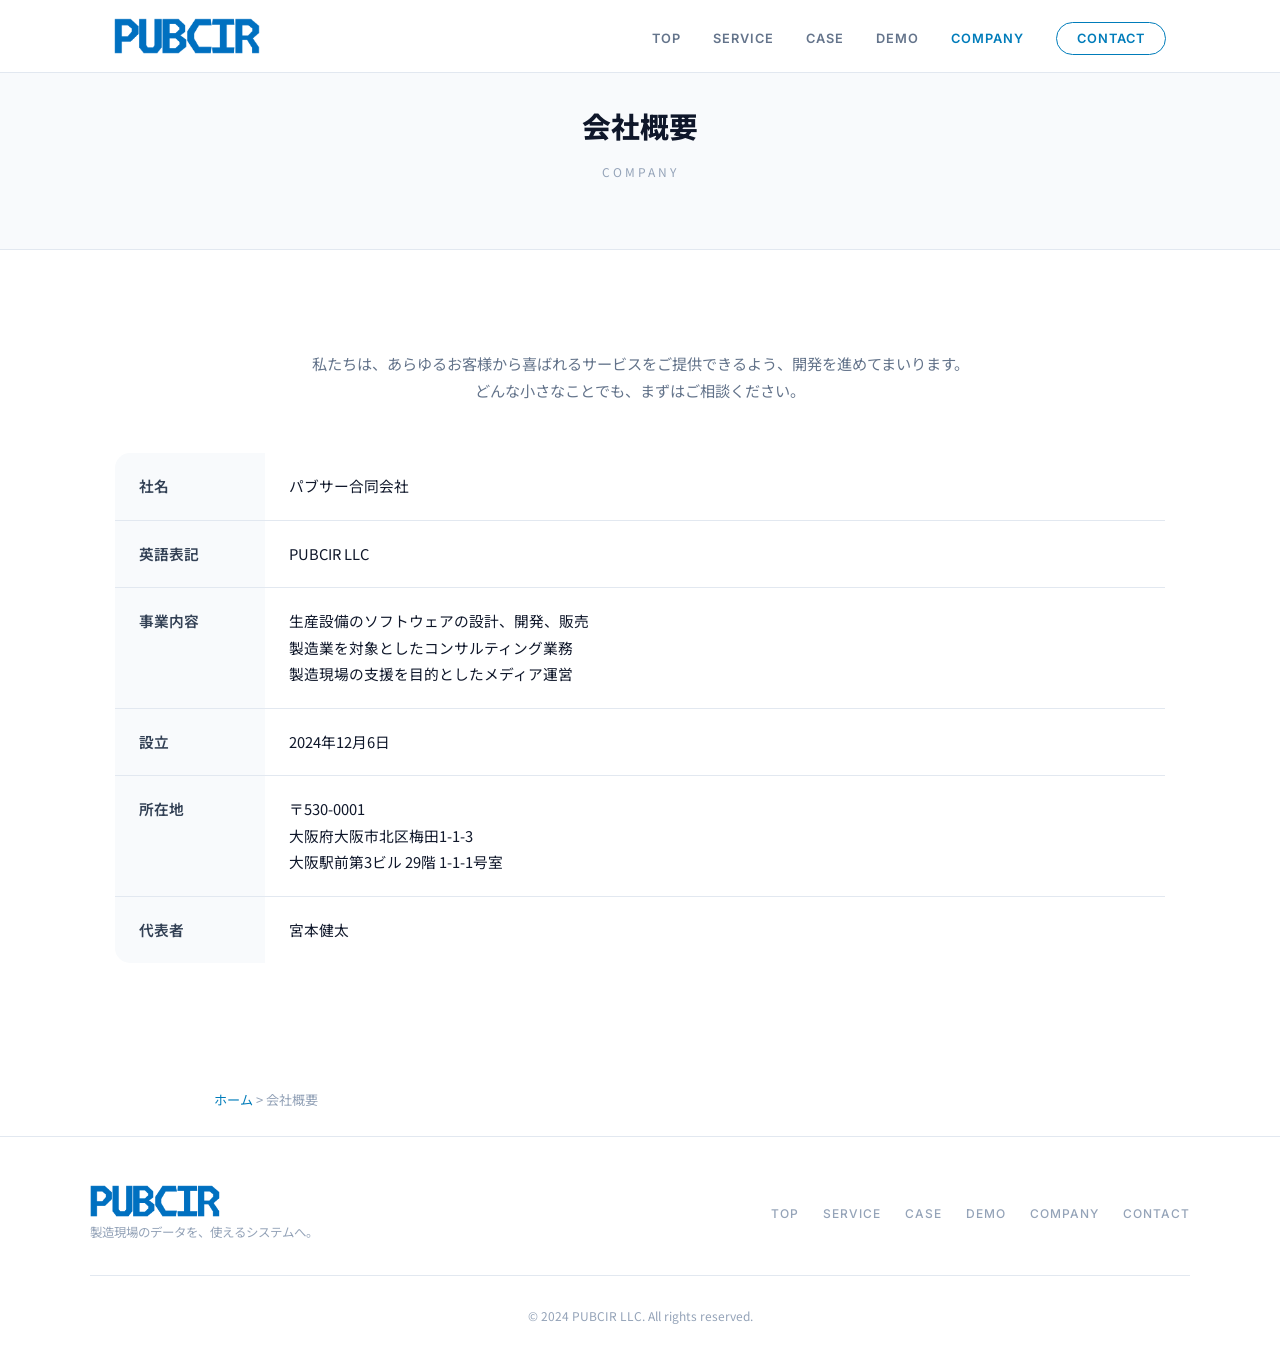
<file: company.html>
<!DOCTYPE html>
<html lang="ja">
<head>
  <meta charset="UTF-8">
  <meta name="viewport" content="width=device-width, initial-scale=1.0">
  <title>会社概要｜パブサー合同会社</title>
  <meta name="description" content="パブサー合同会社の会社概要。生産設備のソフトウェアの設計、開発、販売。製造業を対象としたコンサルティング業務。">
  <link rel="preconnect" href="https://fonts.googleapis.com">
  <link rel="preconnect" href="https://fonts.gstatic.com" crossorigin>
  <link href="https://fonts.googleapis.com/css2?family=Inter:wght@400;500;600;700;800&family=Noto+Sans+JP:wght@400;500;600;700;800&display=swap" rel="stylesheet">
  <link rel="stylesheet" href="css/style.css">
</head>
<body>

  <!-- Header -->
  <header class="site-header" id="header">
    <div class="header-inner">
      <a href="index.html" class="logo">
        <img src="img/pubcir_logo.png" alt="PUBCIR">
      </a>
      <button class="hamburger" id="hamburger" aria-label="メニュー">
        <span></span><span></span><span></span>
      </button>
      <nav class="global-nav" id="globalNav">
        <ul>
          <li><a href="index.html">TOP</a></li>
          <li><a href="index.html#service">SERVICE</a></li>
          <li><a href="index.html#case">CASE</a></li>
          <li><a href="demo.html">DEMO</a></li>
          <li><a href="company.html" class="active">COMPANY</a></li>
          <li><a href="contact.html" class="nav-cta">CONTACT</a></li>
        </ul>
      </nav>
    </div>
  </header>

  <!-- Page Header -->
  <div class="page-header">
    <h1>会社概要</h1>
    <span class="en">Company</span>
  </div>

  <!-- Content -->
  <section class="section section-light">
    <div class="container">
      <p class="company-intro scroll-reveal">
        私たちは、あらゆるお客様から喜ばれるサービスをご提供できるよう、開発を進めてまいります。<br>
        どんな小さなことでも、まずはご相談ください。
      </p>

      <table class="company-table scroll-reveal">
        <tr>
          <th>社名</th>
          <td>パブサー合同会社</td>
        </tr>
        <tr>
          <th>英語表記</th>
          <td>PUBCIR LLC</td>
        </tr>
        <tr>
          <th>事業内容</th>
          <td>
            生産設備のソフトウェアの設計、開発、販売<br>
            製造業を対象としたコンサルティング業務<br>
            製造現場の支援を目的としたメディア運営
          </td>
        </tr>
        <tr>
          <th>設立</th>
          <td>2024年12月6日</td>
        </tr>
        <tr>
          <th>所在地</th>
          <td>
            〒530-0001<br>
            大阪府大阪市北区梅田1-1-3<br>
            大阪駅前第3ビル 29階 1-1-1号室
          </td>
        </tr>
        <tr>
          <th>代表者</th>
          <td>宮本健太</td>
        </tr>
      </table>
    </div>
  </section>

  <!-- Breadcrumb -->
  <div class="breadcrumb">
    <a href="index.html">ホーム</a> &gt; 会社概要
  </div>

  <!-- Footer -->
  <footer class="site-footer">
    <div class="footer-inner">
      <div>
        <a href="index.html" class="logo"><img src="img/pubcir_logo.png" alt="PUBCIR" style="height:32px"></a>
        <p class="footer-tagline">製造現場のデータを、使えるシステムへ。</p>
      </div>
      <nav class="footer-nav">
        <a href="index.html">TOP</a>
        <a href="index.html#service">SERVICE</a>
        <a href="index.html#case">CASE</a>
        <a href="demo.html">DEMO</a>
        <a href="company.html">COMPANY</a>
        <a href="contact.html">CONTACT</a>
      </nav>
    </div>
    <div class="footer-bottom">
      <small>&copy; 2024 PUBCIR LLC. All rights reserved.</small>
    </div>
  </footer>

  <script src="js/main.js"></script>
</body>
</html>
</file>
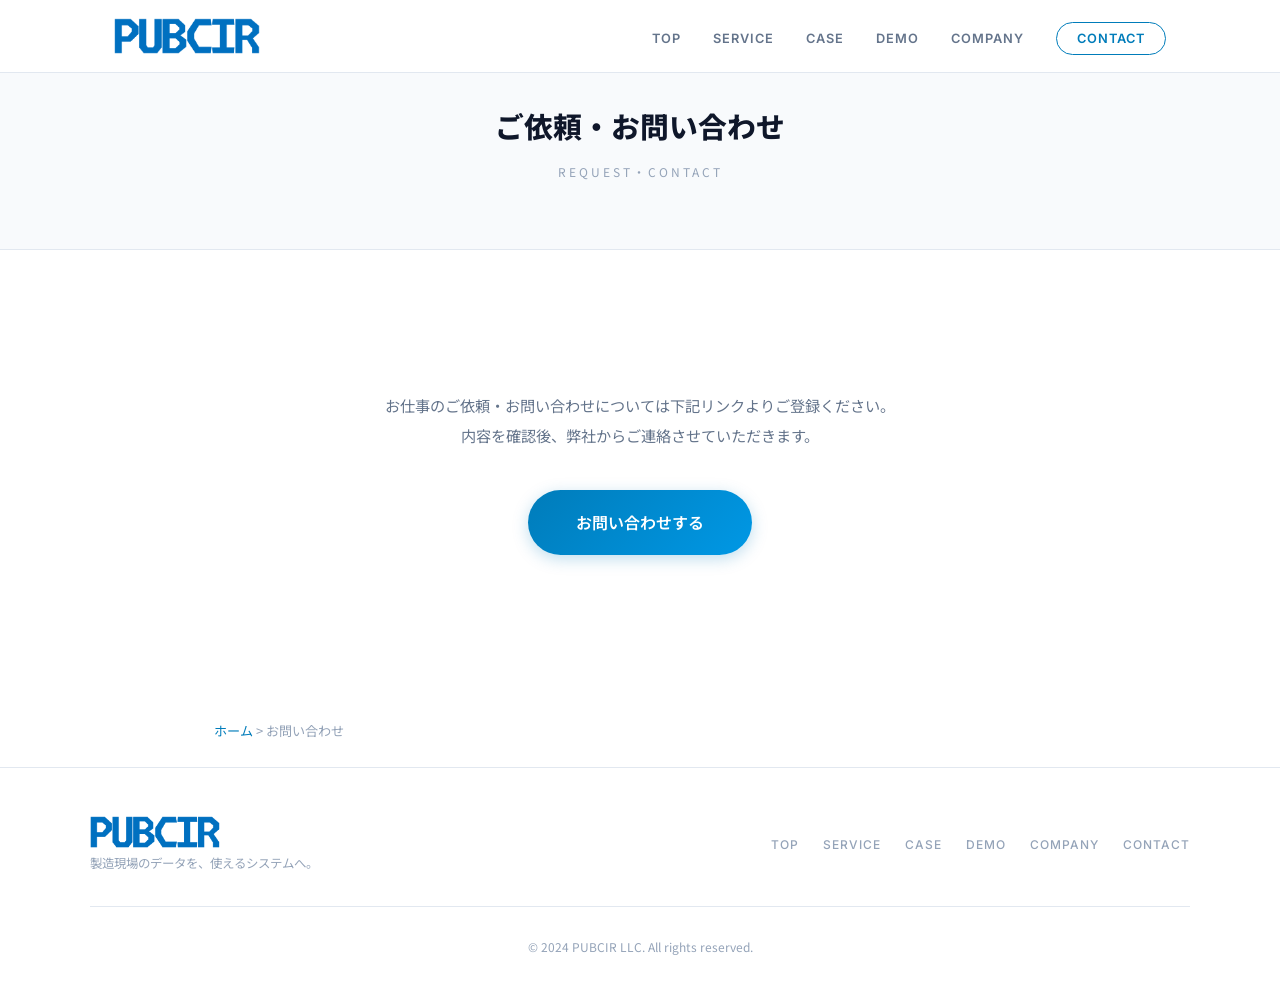
<file: contact.html>
<!DOCTYPE html>
<html lang="ja">
<head>
  <meta charset="UTF-8">
  <meta name="viewport" content="width=device-width, initial-scale=1.0">
  <title>ご依頼・お問い合わせ｜パブサー合同会社</title>
  <meta name="description" content="パブサー合同会社へのお仕事のご依頼・お問い合わせはこちらから。">
  <link rel="preconnect" href="https://fonts.googleapis.com">
  <link rel="preconnect" href="https://fonts.gstatic.com" crossorigin>
  <link href="https://fonts.googleapis.com/css2?family=Inter:wght@400;500;600;700;800&family=Noto+Sans+JP:wght@400;500;600;700;800&display=swap" rel="stylesheet">
  <link rel="stylesheet" href="css/style.css">
</head>
<body>

  <!-- Header -->
  <header class="site-header" id="header">
    <div class="header-inner">
      <a href="index.html" class="logo">
        <img src="img/pubcir_logo.png" alt="PUBCIR">
      </a>
      <button class="hamburger" id="hamburger" aria-label="メニュー">
        <span></span><span></span><span></span>
      </button>
      <nav class="global-nav" id="globalNav">
        <ul>
          <li><a href="index.html">TOP</a></li>
          <li><a href="index.html#service">SERVICE</a></li>
          <li><a href="index.html#case">CASE</a></li>
          <li><a href="demo.html">DEMO</a></li>
          <li><a href="company.html">COMPANY</a></li>
          <li><a href="contact.html" class="nav-cta active">CONTACT</a></li>
        </ul>
      </nav>
    </div>
  </header>

  <!-- Page Header -->
  <div class="page-header">
    <h1>ご依頼・お問い合わせ</h1>
    <span class="en">Request・Contact</span>
  </div>

  <!-- Content -->
  <section class="section section-light">
    <div class="container">
      <div class="contact-body scroll-reveal">
        <p class="lead">
          お仕事のご依頼・お問い合わせについては下記リンクよりご登録ください。<br>
          内容を確認後、弊社からご連絡させていただきます。
        </p>
        <a href="https://forms.office.com/r/dQQ1ZHqTfq" class="btn btn-primary btn-large btn-glow" target="_blank" rel="noopener noreferrer">お問い合わせする</a>
      </div>
    </div>
  </section>

  <!-- Breadcrumb -->
  <div class="breadcrumb">
    <a href="index.html">ホーム</a> &gt; お問い合わせ
  </div>

  <!-- Footer -->
  <footer class="site-footer">
    <div class="footer-inner">
      <div>
        <a href="index.html" class="logo"><img src="img/pubcir_logo.png" alt="PUBCIR" style="height:32px"></a>
        <p class="footer-tagline">製造現場のデータを、使えるシステムへ。</p>
      </div>
      <nav class="footer-nav">
        <a href="index.html">TOP</a>
        <a href="index.html#service">SERVICE</a>
        <a href="index.html#case">CASE</a>
        <a href="demo.html">DEMO</a>
        <a href="company.html">COMPANY</a>
        <a href="contact.html">CONTACT</a>
      </nav>
    </div>
    <div class="footer-bottom">
      <small>&copy; 2024 PUBCIR LLC. All rights reserved.</small>
    </div>
  </footer>

  <script src="js/main.js"></script>
</body>
</html>
</file>
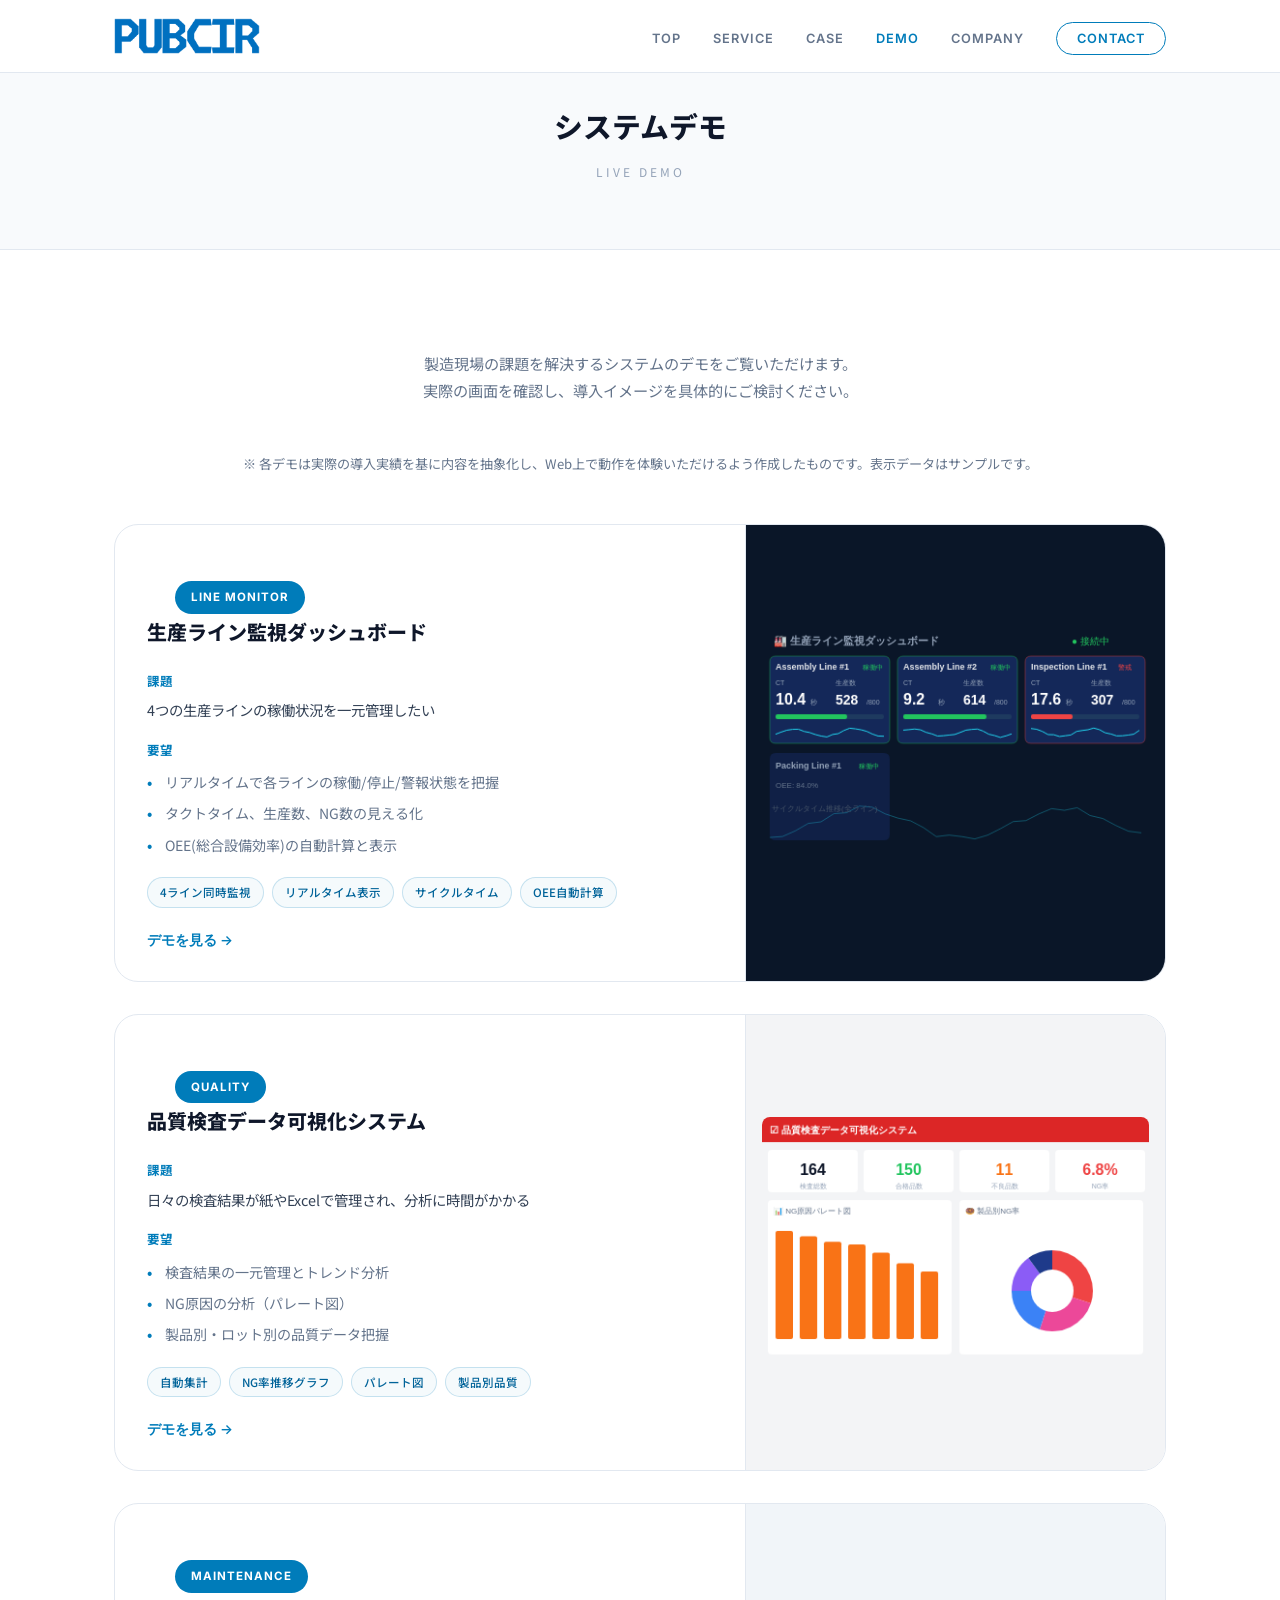
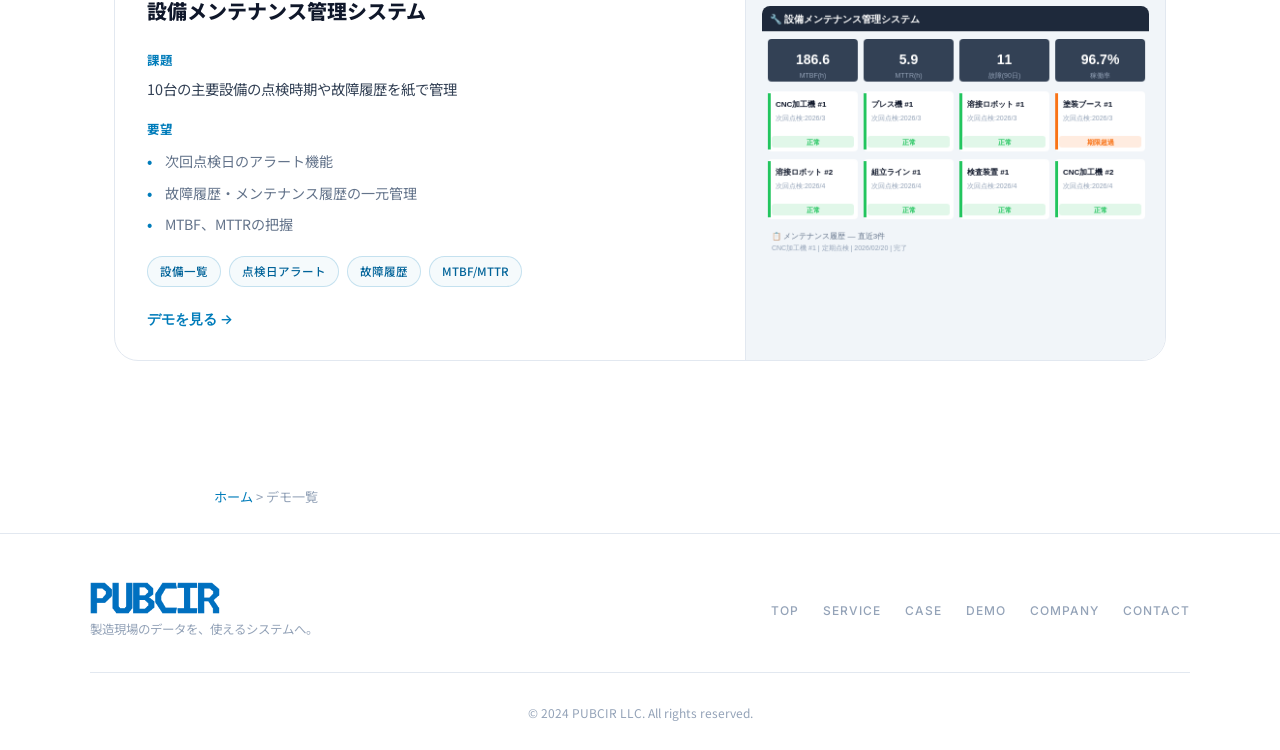
<file: demo.html>
<!DOCTYPE html>
<html lang="ja">
<head>
  <meta charset="UTF-8">
  <meta name="viewport" content="width=device-width, initial-scale=1.0">
  <title>デモ一覧｜パブサー合同会社</title>
  <meta name="description" content="パブサー合同会社の製造業向けシステムデモ。生産ライン監視、品質検査、設備メンテナンス管理。">
  <link rel="preconnect" href="https://fonts.googleapis.com">
  <link rel="preconnect" href="https://fonts.gstatic.com" crossorigin>
  <link href="https://fonts.googleapis.com/css2?family=Inter:wght@400;500;600;700;800&family=Noto+Sans+JP:wght@400;500;600;700;800&display=swap" rel="stylesheet">
  <link rel="stylesheet" href="css/style.css">
</head>
<body>

  <!-- Header -->
  <header class="site-header" id="header">
    <div class="header-inner">
      <a href="index.html" class="logo">
        <img src="img/pubcir_logo.png" alt="PUBCIR">
      </a>
      <button class="hamburger" id="hamburger" aria-label="メニュー">
        <span></span><span></span><span></span>
      </button>
      <nav class="global-nav" id="globalNav">
        <ul>
          <li><a href="index.html">TOP</a></li>
          <li><a href="index.html#service">SERVICE</a></li>
          <li><a href="index.html#case">CASE</a></li>
          <li><a href="demo.html" class="active">DEMO</a></li>
          <li><a href="company.html">COMPANY</a></li>
          <li><a href="contact.html" class="nav-cta">CONTACT</a></li>
        </ul>
      </nav>
    </div>
  </header>

  <!-- Page Header -->
  <div class="page-header">
    <h1>システムデモ</h1>
    <span class="en">Live Demo</span>
  </div>

  <!-- Demo Catalog -->
  <section class="section section-light">
    <div class="container">
      <p class="company-intro scroll-reveal">
        製造現場の課題を解決するシステムのデモをご覧いただけます。<br>
        実際の画面を確認し、導入イメージを具体的にご検討ください。
      </p>
      <p class="company-intro scroll-reveal" style="font-size:0.82rem;color:#64748B;margin-bottom:48px;">
        ※ 各デモは実際の導入実績を基に内容を抽象化し、Web上で動作を体験いただけるよう作成したものです。表示データはサンプルです。
      </p>

      <div class="demo-catalog">

        <!-- Demo 1 -->
        <a href="demo/production-monitor.html" class="demo-catalog-card scroll-reveal">
          <div class="demo-card-body">
            <div class="demo-card-badge">Line Monitor</div>
            <h3 class="demo-card-title">生産ライン監視ダッシュボード</h3>
            <div class="demo-card-section">
              <h4>課題</h4>
              <p>4つの生産ラインの稼働状況を一元管理したい</p>
            </div>
            <div class="demo-card-section">
              <h4>要望</h4>
              <ul>
                <li>リアルタイムで各ラインの稼働/停止/警報状態を把握</li>
                <li>タクトタイム、生産数、NG数の見える化</li>
                <li>OEE(総合設備効率)の自動計算と表示</li>
              </ul>
            </div>
            <div class="demo-features">
              <span class="pill">4ライン同時監視</span>
              <span class="pill">リアルタイム表示</span>
              <span class="pill">サイクルタイム</span>
              <span class="pill">OEE自動計算</span>
            </div>
            <div style="margin-top:16px"><span class="demo-link-text">デモを見る →</span></div>
          </div>
          <div class="demo-preview-canvas-wrap">
            <canvas id="catPreview1" width="400" height="260"></canvas>
          </div>
        </a>

        <!-- Demo 2 -->
        <a href="demo/quality-inspection.html" class="demo-catalog-card scroll-reveal">
          <div class="demo-card-body">
            <div class="demo-card-badge">Quality</div>
            <h3 class="demo-card-title">品質検査データ可視化システム</h3>
            <div class="demo-card-section">
              <h4>課題</h4>
              <p>日々の検査結果が紙やExcelで管理され、分析に時間がかかる</p>
            </div>
            <div class="demo-card-section">
              <h4>要望</h4>
              <ul>
                <li>検査結果の一元管理とトレンド分析</li>
                <li>NG原因の分析（パレート図）</li>
                <li>製品別・ロット別の品質データ把握</li>
              </ul>
            </div>
            <div class="demo-features">
              <span class="pill">自動集計</span>
              <span class="pill">NG率推移グラフ</span>
              <span class="pill">パレート図</span>
              <span class="pill">製品別品質</span>
            </div>
            <div style="margin-top:16px"><span class="demo-link-text">デモを見る →</span></div>
          </div>
          <div class="demo-preview-canvas-wrap" style="background:#f3f4f6">
            <canvas id="catPreview2" width="400" height="260"></canvas>
          </div>
        </a>

        <!-- Demo 3 -->
        <a href="demo/maintenance.html" class="demo-catalog-card scroll-reveal">
          <div class="demo-card-body">
            <div class="demo-card-badge">Maintenance</div>
            <h3 class="demo-card-title">設備メンテナンス管理システム</h3>
            <div class="demo-card-section">
              <h4>課題</h4>
              <p>10台の主要設備の点検時期や故障履歴を紙で管理</p>
            </div>
            <div class="demo-card-section">
              <h4>要望</h4>
              <ul>
                <li>次回点検日のアラート機能</li>
                <li>故障履歴・メンテナンス履歴の一元管理</li>
                <li>MTBF、MTTRの把握</li>
              </ul>
            </div>
            <div class="demo-features">
              <span class="pill">設備一覧</span>
              <span class="pill">点検日アラート</span>
              <span class="pill">故障履歴</span>
              <span class="pill">MTBF/MTTR</span>
            </div>
            <div style="margin-top:16px"><span class="demo-link-text">デモを見る →</span></div>
          </div>
          <div class="demo-preview-canvas-wrap" style="background:#f1f5f9">
            <canvas id="catPreview3" width="400" height="260"></canvas>
          </div>
        </a>

      </div>
    </div>
  </section>

  <!-- Breadcrumb -->
  <div class="breadcrumb">
    <a href="index.html">ホーム</a> &gt; デモ一覧
  </div>

  <!-- Footer -->
  <footer class="site-footer">
    <div class="footer-inner">
      <div>
        <a href="index.html" class="logo"><img src="img/pubcir_logo.png" alt="PUBCIR" style="height:32px"></a>
        <p class="footer-tagline">製造現場のデータを、使えるシステムへ。</p>
      </div>
      <nav class="footer-nav">
        <a href="index.html">TOP</a>
        <a href="index.html#service">SERVICE</a>
        <a href="index.html#case">CASE</a>
        <a href="demo.html">DEMO</a>
        <a href="company.html">COMPANY</a>
        <a href="contact.html">CONTACT</a>
      </nav>
    </div>
    <div class="footer-bottom">
      <small>&copy; 2024 PUBCIR LLC. All rights reserved.</small>
    </div>
  </footer>

  <script src="js/main.js"></script>
  <script>
  // Catalog preview canvases
  function roundR(ctx,x,y,w,h,r){ctx.beginPath();ctx.moveTo(x+r,y);ctx.lineTo(x+w-r,y);ctx.quadraticCurveTo(x+w,y,x+w,y+r);ctx.lineTo(x+w,y+h-r);ctx.quadraticCurveTo(x+w,y+h,x+w-r,y+h);ctx.lineTo(x+r,y+h);ctx.quadraticCurveTo(x,y+h,x,y+h-r);ctx.lineTo(x,y+r);ctx.quadraticCurveTo(x,y,x+r,y);ctx.closePath();}

  // Preview 1: Production Monitor
  (function(){
    var c=document.getElementById('catPreview1');if(!c)return;
    var ctx=c.getContext('2d'),W=c.width,H=c.height;
    function draw(){
      ctx.clearRect(0,0,W,H);
      ctx.fillStyle='#0a1628';ctx.fillRect(0,0,W,H);
      ctx.fillStyle='#94A3B8';ctx.font='bold 11px sans-serif';ctx.fillText('🏭 生産ライン監視ダッシュボード',12,18);
      ctx.fillStyle='#22c55e';ctx.font='10px sans-serif';ctx.fillText('● 接続中',W-80,18);
      var cards=[{n:'Assembly Line #1',ct:(9.5+Math.random()*1.5).toFixed(1),p:Math.floor(510+Math.random()*30),c:'#22c55e'},{n:'Assembly Line #2',ct:(9+Math.random()*2).toFixed(1),p:Math.floor(590+Math.random()*30),c:'#22c55e'},{n:'Inspection Line #1',ct:(17+Math.random()*3).toFixed(1),p:Math.floor(300+Math.random()*20),c:'#ef4444'}];
      cards.forEach(function(d,i){
        var x=8+i*132,y=30,w=124,h=90;
        ctx.fillStyle='rgba(30,58,138,0.5)';roundR(ctx,x,y,w,h,6);ctx.fill();
        ctx.strokeStyle=d.c+'66';ctx.lineWidth=1;roundR(ctx,x,y,w,h,6);ctx.stroke();
        ctx.fillStyle='#E5E7EB';ctx.font='bold 9px sans-serif';ctx.fillText(d.n,x+6,y+14);
        ctx.fillStyle=d.c;ctx.font='7px sans-serif';ctx.fillText(d.c==='#22c55e'?'稼働中':'警戒',x+w-28,y+14);
        ctx.fillStyle='#94A3B8';ctx.font='7px sans-serif';ctx.fillText('CT',x+6,y+30);
        ctx.fillStyle='#fff';ctx.font='bold 16px sans-serif';ctx.fillText(d.ct,x+6,y+50);
        ctx.fillStyle='#94A3B8';ctx.font='7px sans-serif';ctx.fillText('秒',x+42,y+50);
        ctx.fillText('生産数',x+68,y+30);ctx.fillStyle='#fff';ctx.font='bold 14px sans-serif';ctx.fillText(d.p,x+68,y+50);
        ctx.fillStyle='#94A3B8';ctx.font='7px sans-serif';ctx.fillText('/800',x+100,y+50);
        ctx.fillStyle='#1e3a5f';roundR(ctx,x+6,y+60,w-12,5,2);ctx.fill();
        ctx.fillStyle=d.c;roundR(ctx,x+6,y+60,(w-12)*(d.p/800),5,2);ctx.fill();
        // Mini chart
        ctx.strokeStyle='#22d3ee';ctx.lineWidth=1;ctx.beginPath();
        for(var j=0;j<20;j++){var cx2=x+6+j*(w-12)/19,cy2=y+78+Math.sin(j*0.6+Date.now()/800+i)*4+Math.random()*2;j===0?ctx.moveTo(cx2,cy2):ctx.lineTo(cx2,cy2);}
        ctx.stroke();
      });
      // Bottom area hint
      ctx.fillStyle='rgba(30,58,138,0.3)';roundR(ctx,8,130,124,90,6);ctx.fill();
      ctx.fillStyle='#94A3B8';ctx.font='bold 9px sans-serif';ctx.fillText('Packing Line #1',14,146);
      ctx.fillStyle='#22c55e';ctx.font='7px sans-serif';ctx.fillText('稼働中',100,146);
      // OEE
      ctx.fillStyle='#64748B';ctx.font='8px sans-serif';ctx.fillText('OEE: '+(82+Math.random()*6).toFixed(1)+'%',14,166);
      // Chart area
      ctx.strokeStyle='#22d3ee55';ctx.lineWidth=1;ctx.beginPath();
      for(var j=0;j<30;j++){var cx3=8+j*(W-16)/29,cy3=200+Math.sin(j*0.4+Date.now()/1200)*16+Math.random()*6;j===0?ctx.moveTo(cx3,cy3):ctx.lineTo(cx3,cy3);}ctx.stroke();
      ctx.fillStyle='#475569';ctx.font='8px sans-serif';ctx.fillText('サイクルタイム推移(全ライン)',10,190);
    }
    draw();setInterval(draw,2000);
  })();

  // Preview 2: Quality Inspection
  (function(){
    var c=document.getElementById('catPreview2');if(!c)return;
    var ctx=c.getContext('2d'),W=c.width,H=c.height;
    function draw(){
      ctx.clearRect(0,0,W,H);ctx.fillStyle='#f3f4f6';ctx.fillRect(0,0,W,H);
      ctx.fillStyle='#dc2626';ctx.fillRect(0,0,W,26);
      ctx.fillStyle='#fff';ctx.font='bold 10px sans-serif';ctx.fillText('☑ 品質検査データ可視化システム',8,17);
      var kpis=[{l:'検査総数',v:''+(160+Math.floor(Math.random()*8)),c:'#0F172A'},{l:'合格品数',v:''+(150+Math.floor(Math.random()*8)),c:'#22c55e'},{l:'不良品数',v:''+(7+Math.floor(Math.random()*5)),c:'#f97316'},{l:'NG率',v:(4+Math.random()*3).toFixed(1)+'%',c:'#ef4444'}];
      kpis.forEach(function(k,i){var x=6+i*99,y=34,w=93,h=44;ctx.fillStyle='#fff';roundR(ctx,x,y,w,h,4);ctx.fill();ctx.fillStyle=k.c;ctx.font='bold 16px sans-serif';ctx.textAlign='center';ctx.fillText(k.v,x+w/2,y+26);ctx.fillStyle='#94A3B8';ctx.font='7px sans-serif';ctx.fillText(k.l,x+w/2,y+40);ctx.textAlign='left';});
      // Bar chart
      ctx.fillStyle='#fff';roundR(ctx,6,86,190,160,4);ctx.fill();
      ctx.fillStyle='#64748B';ctx.font='8px sans-serif';ctx.fillText('📊 NG原因パレート図',12,100);
      var bars=[40,38,36,35,32,28,25];bars.forEach(function(v,i){var bx=14+i*25,by=230-v*2.8,bw=18;ctx.fillStyle='#f97316';roundR(ctx,bx,by,bw,v*2.8,2);ctx.fill();});
      // Donut
      ctx.fillStyle='#fff';roundR(ctx,204,86,190,160,4);ctx.fill();
      ctx.fillStyle='#64748B';ctx.font='8px sans-serif';ctx.fillText('🍩 製品別NG率',210,100);
      var sl=[{p:0.30,c:'#ef4444'},{p:0.25,c:'#ec4899'},{p:0.20,c:'#3b82f6'},{p:0.15,c:'#8b5cf6'},{p:0.10,c:'#1e3a8a'}];
      var sa=-Math.PI/2,dcx=300,dcy=180,dr=42;
      sl.forEach(function(s){var ea=sa+s.p*Math.PI*2;ctx.beginPath();ctx.moveTo(dcx,dcy);ctx.arc(dcx,dcy,dr,sa,ea);ctx.closePath();ctx.fillStyle=s.c;ctx.fill();sa=ea;});
      ctx.beginPath();ctx.arc(dcx,dcy,22,0,Math.PI*2);ctx.fillStyle='#fff';ctx.fill();
    }
    draw();setInterval(draw,3000);
  })();

  // Preview 3: Maintenance
  (function(){
    var c=document.getElementById('catPreview3');if(!c)return;
    var ctx=c.getContext('2d'),W=c.width,H=c.height;
    function draw(){
      ctx.clearRect(0,0,W,H);ctx.fillStyle='#f1f5f9';ctx.fillRect(0,0,W,H);
      ctx.fillStyle='#1e293b';ctx.fillRect(0,0,W,26);
      ctx.fillStyle='#fff';ctx.font='bold 10px sans-serif';ctx.fillText('🔧 設備メンテナンス管理システム',8,17);
      var stats=[{l:'MTBF(h)',v:(180+Math.random()*10).toFixed(1)},{l:'MTTR(h)',v:(5+Math.random()*2).toFixed(1)},{l:'故障(90日)',v:''+(10+Math.floor(Math.random()*3))},{l:'稼働率',v:(96+Math.random()*2).toFixed(1)+'%'}];
      stats.forEach(function(s,i){var x=6+i*99,y=34,w=93,h=44;ctx.fillStyle='#334155';roundR(ctx,x,y,w,h,4);ctx.fill();ctx.fillStyle='#fff';ctx.font='bold 14px sans-serif';ctx.textAlign='center';ctx.fillText(s.v,x+w/2,y+26);ctx.fillStyle='#94A3B8';ctx.font='7px sans-serif';ctx.fillText(s.l,x+w/2,y+40);ctx.textAlign='left';});
      var equips=[{n:'CNC加工機 #1',s:'正常',c:'#22c55e'},{n:'プレス機 #1',s:'正常',c:'#22c55e'},{n:'溶接ロボット #1',s:'正常',c:'#22c55e'},{n:'塗装ブース #1',s:'期限超過',c:'#f97316'}];
      equips.forEach(function(eq,i){var x=6+i*99,y=88,w=93,h=62;ctx.fillStyle='#fff';roundR(ctx,x,y,w,h,4);ctx.fill();ctx.fillStyle=eq.c;ctx.fillRect(x,y+2,3,h-4);ctx.fillStyle='#0F172A';ctx.font='bold 8px sans-serif';ctx.fillText(eq.n,x+8,y+16);ctx.fillStyle='#94A3B8';ctx.font='7px sans-serif';ctx.fillText('次回点検:2026/3',x+8,y+30);ctx.fillStyle=eq.c+'22';roundR(ctx,x+4,y+h-16,w-8,12,3);ctx.fill();ctx.fillStyle=eq.c;ctx.font='bold 7px sans-serif';ctx.textAlign='center';ctx.fillText(eq.s,x+w/2,y+h-7);ctx.textAlign='left';});
      // Second row
      var eq2=[{n:'溶接ロボット #2',c:'#22c55e'},{n:'組立ライン #1',c:'#22c55e'},{n:'検査装置 #1',c:'#22c55e'},{n:'CNC加工機 #2',c:'#22c55e'}];
      eq2.forEach(function(eq,i){var x=6+i*99,y=158,w=93,h=62;ctx.fillStyle='#fff';roundR(ctx,x,y,w,h,4);ctx.fill();ctx.fillStyle=eq.c;ctx.fillRect(x,y+2,3,h-4);ctx.fillStyle='#0F172A';ctx.font='bold 8px sans-serif';ctx.fillText(eq.n,x+8,y+16);ctx.fillStyle='#94A3B8';ctx.font='7px sans-serif';ctx.fillText('次回点検:2026/4',x+8,y+30);ctx.fillStyle=eq.c+'22';roundR(ctx,x+4,y+h-16,w-8,12,3);ctx.fill();ctx.fillStyle=eq.c;ctx.font='bold 7px sans-serif';ctx.textAlign='center';ctx.fillText('正常',x+w/2,y+h-7);ctx.textAlign='left';});
      ctx.fillStyle='#64748B';ctx.font='8px sans-serif';ctx.fillText('📋 メンテナンス履歴 — 直近3件',10,240);
      ctx.fillStyle='#94A3B8';ctx.font='7px sans-serif';ctx.fillText('CNC加工機 #1 | 定期点検 | 2026/02/20 | 完了',10,252);
    }
    draw();setInterval(draw,3000);
  })();
  </script>
</body>
</html>
</file>
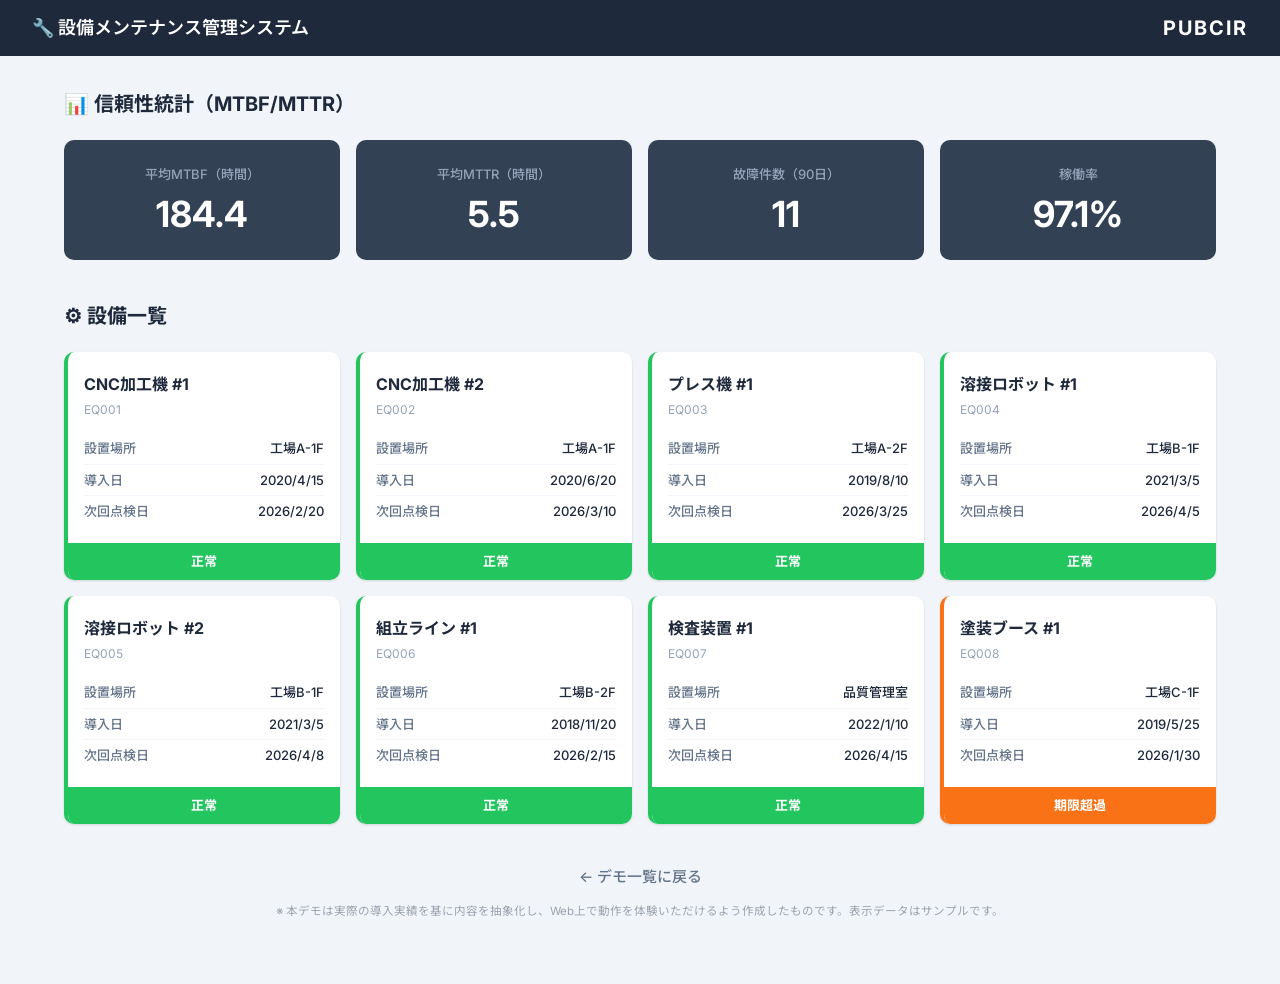
<file: demo/maintenance.html>
<!DOCTYPE html>
<html lang="ja">
<head>
    <meta charset="UTF-8">
    <meta name="viewport" content="width=device-width, initial-scale=1.0">
    <title>設備メンテナンス管理システム - PUBCIR Demo</title>
    <link rel="preconnect" href="https://fonts.googleapis.com">
    <link rel="preconnect" href="https://fonts.gstatic.com" crossorigin>
    <link href="https://fonts.googleapis.com/css2?family=Inter:wght@400;600;700&family=Noto+Sans+JP:wght@400;500;700&display=swap" rel="stylesheet">
    <style>
        *, *::before, *::after {
            box-sizing: border-box;
            margin: 0;
            padding: 0;
        }

        body {
            font-family: 'Inter', 'Noto Sans JP', sans-serif;
            background: #f1f5f9;
            color: #1e293b;
            line-height: 1.6;
        }

        .header {
            background: #1e293b;
            display: flex;
            align-items: center;
            justify-content: space-between;
            padding: 0 32px;
            height: 56px;
        }

        .header-title {
            color: #fff;
            font-size: 18px;
            font-weight: 600;
        }

        .header-logo {
            color: #fff;
            font-family: 'Inter', sans-serif;
            font-weight: 700;
            font-size: 20px;
            letter-spacing: 2px;
        }

        .container {
            max-width: 1200px;
            margin: 0 auto;
            padding: 32px 24px;
        }

        .section-title {
            font-size: 20px;
            font-weight: 700;
            margin-bottom: 20px;
            color: #1e293b;
        }

        /* KPI Cards */
        .kpi-section {
            margin-bottom: 40px;
        }

        .kpi-grid {
            display: grid;
            grid-template-columns: repeat(4, 1fr);
            gap: 16px;
        }

        .kpi-card {
            background: #334155;
            border-radius: 10px;
            padding: 24px 20px;
            text-align: center;
        }

        .kpi-label {
            color: #94a3b8;
            font-size: 13px;
            font-weight: 500;
            margin-bottom: 8px;
        }

        .kpi-value {
            color: #fff;
            font-size: 36px;
            font-weight: 700;
            line-height: 1.2;
        }

        /* Equipment Cards */
        .equipment-section {
            margin-bottom: 40px;
        }

        .equipment-grid {
            display: grid;
            grid-template-columns: repeat(4, 1fr);
            gap: 16px;
        }

        .equipment-card {
            background: #fff;
            border-radius: 10px;
            box-shadow: 0 1px 3px rgba(0,0,0,0.08), 0 1px 2px rgba(0,0,0,0.06);
            overflow: hidden;
            border-left: 4px solid #22c55e;
            display: flex;
            flex-direction: column;
        }

        .equipment-card.overdue {
            border-left-color: #f97316;
        }

        .equipment-card-body {
            padding: 20px 16px 16px;
            flex: 1;
        }

        .equipment-name {
            font-size: 16px;
            font-weight: 700;
            color: #1e293b;
            margin-bottom: 2px;
        }

        .equipment-code {
            font-size: 12px;
            color: #94a3b8;
            margin-bottom: 14px;
        }

        .equipment-info {
            width: 100%;
            font-size: 13px;
        }

        .equipment-info-row {
            display: flex;
            justify-content: space-between;
            padding: 5px 0;
            border-bottom: 1px solid #f1f5f9;
        }

        .equipment-info-row:last-child {
            border-bottom: none;
        }

        .equipment-info-label {
            color: #64748b;
            font-weight: 500;
        }

        .equipment-info-value {
            color: #1e293b;
            font-weight: 500;
        }

        .equipment-status {
            padding: 8px 16px;
            text-align: center;
            font-size: 13px;
            font-weight: 700;
            color: #fff;
        }

        .equipment-status.normal {
            background: #22c55e;
        }

        .equipment-status.overdue {
            background: #f97316;
        }

        /* Back link */
        .back-link-wrapper {
            text-align: center;
            margin-top: 16px;
            padding-bottom: 32px;
        }

        .back-link {
            color: #64748b;
            text-decoration: none;
            font-size: 15px;
            font-weight: 500;
            transition: color 0.2s;
        }

        .back-link:hover {
            color: #1e293b;
        }

        /* Responsive */
        @media (max-width: 1024px) {
            .kpi-grid {
                grid-template-columns: repeat(2, 1fr);
            }
            .equipment-grid {
                grid-template-columns: repeat(2, 1fr);
            }
        }

        @media (max-width: 640px) {
            .header {
                padding: 0 16px;
            }
            .header-title {
                font-size: 15px;
            }
            .header-logo {
                font-size: 17px;
            }
            .container {
                padding: 24px 16px;
            }
            .kpi-grid {
                grid-template-columns: 1fr;
            }
            .equipment-grid {
                grid-template-columns: 1fr;
            }
            .kpi-value {
                font-size: 30px;
            }
        }
    </style>
</head>
<body>

<header class="header">
    <span class="header-title">🔧 設備メンテナンス管理システム</span>
    <span class="header-logo">PUBCIR</span>
</header>

<div class="container">

    <!-- Reliability Statistics -->
    <section class="kpi-section">
        <h2 class="section-title">📊 信頼性統計（MTBF/MTTR）</h2>
        <div class="kpi-grid">
            <div class="kpi-card">
                <div class="kpi-label">平均MTBF（時間）</div>
                <div class="kpi-value">184.4</div>
            </div>
            <div class="kpi-card">
                <div class="kpi-label">平均MTTR（時間）</div>
                <div class="kpi-value">5.5</div>
            </div>
            <div class="kpi-card">
                <div class="kpi-label">故障件数（90日）</div>
                <div class="kpi-value">11</div>
            </div>
            <div class="kpi-card">
                <div class="kpi-label">稼働率</div>
                <div class="kpi-value">97.1%</div>
            </div>
        </div>
    </section>

    <!-- Equipment List -->
    <section class="equipment-section">
        <h2 class="section-title">⚙ 設備一覧</h2>
        <div class="equipment-grid">

            <div class="equipment-card">
                <div class="equipment-card-body">
                    <div class="equipment-name">CNC加工機 #1</div>
                    <div class="equipment-code">EQ001</div>
                    <div class="equipment-info">
                        <div class="equipment-info-row">
                            <span class="equipment-info-label">設置場所</span>
                            <span class="equipment-info-value">工場A-1F</span>
                        </div>
                        <div class="equipment-info-row">
                            <span class="equipment-info-label">導入日</span>
                            <span class="equipment-info-value">2020/4/15</span>
                        </div>
                        <div class="equipment-info-row">
                            <span class="equipment-info-label">次回点検日</span>
                            <span class="equipment-info-value">2026/2/20</span>
                        </div>
                    </div>
                </div>
                <div class="equipment-status normal">正常</div>
            </div>

            <div class="equipment-card">
                <div class="equipment-card-body">
                    <div class="equipment-name">CNC加工機 #2</div>
                    <div class="equipment-code">EQ002</div>
                    <div class="equipment-info">
                        <div class="equipment-info-row">
                            <span class="equipment-info-label">設置場所</span>
                            <span class="equipment-info-value">工場A-1F</span>
                        </div>
                        <div class="equipment-info-row">
                            <span class="equipment-info-label">導入日</span>
                            <span class="equipment-info-value">2020/6/20</span>
                        </div>
                        <div class="equipment-info-row">
                            <span class="equipment-info-label">次回点検日</span>
                            <span class="equipment-info-value">2026/3/10</span>
                        </div>
                    </div>
                </div>
                <div class="equipment-status normal">正常</div>
            </div>

            <div class="equipment-card">
                <div class="equipment-card-body">
                    <div class="equipment-name">プレス機 #1</div>
                    <div class="equipment-code">EQ003</div>
                    <div class="equipment-info">
                        <div class="equipment-info-row">
                            <span class="equipment-info-label">設置場所</span>
                            <span class="equipment-info-value">工場A-2F</span>
                        </div>
                        <div class="equipment-info-row">
                            <span class="equipment-info-label">導入日</span>
                            <span class="equipment-info-value">2019/8/10</span>
                        </div>
                        <div class="equipment-info-row">
                            <span class="equipment-info-label">次回点検日</span>
                            <span class="equipment-info-value">2026/3/25</span>
                        </div>
                    </div>
                </div>
                <div class="equipment-status normal">正常</div>
            </div>

            <div class="equipment-card">
                <div class="equipment-card-body">
                    <div class="equipment-name">溶接ロボット #1</div>
                    <div class="equipment-code">EQ004</div>
                    <div class="equipment-info">
                        <div class="equipment-info-row">
                            <span class="equipment-info-label">設置場所</span>
                            <span class="equipment-info-value">工場B-1F</span>
                        </div>
                        <div class="equipment-info-row">
                            <span class="equipment-info-label">導入日</span>
                            <span class="equipment-info-value">2021/3/5</span>
                        </div>
                        <div class="equipment-info-row">
                            <span class="equipment-info-label">次回点検日</span>
                            <span class="equipment-info-value">2026/4/5</span>
                        </div>
                    </div>
                </div>
                <div class="equipment-status normal">正常</div>
            </div>

            <div class="equipment-card">
                <div class="equipment-card-body">
                    <div class="equipment-name">溶接ロボット #2</div>
                    <div class="equipment-code">EQ005</div>
                    <div class="equipment-info">
                        <div class="equipment-info-row">
                            <span class="equipment-info-label">設置場所</span>
                            <span class="equipment-info-value">工場B-1F</span>
                        </div>
                        <div class="equipment-info-row">
                            <span class="equipment-info-label">導入日</span>
                            <span class="equipment-info-value">2021/3/5</span>
                        </div>
                        <div class="equipment-info-row">
                            <span class="equipment-info-label">次回点検日</span>
                            <span class="equipment-info-value">2026/4/8</span>
                        </div>
                    </div>
                </div>
                <div class="equipment-status normal">正常</div>
            </div>

            <div class="equipment-card">
                <div class="equipment-card-body">
                    <div class="equipment-name">組立ライン #1</div>
                    <div class="equipment-code">EQ006</div>
                    <div class="equipment-info">
                        <div class="equipment-info-row">
                            <span class="equipment-info-label">設置場所</span>
                            <span class="equipment-info-value">工場B-2F</span>
                        </div>
                        <div class="equipment-info-row">
                            <span class="equipment-info-label">導入日</span>
                            <span class="equipment-info-value">2018/11/20</span>
                        </div>
                        <div class="equipment-info-row">
                            <span class="equipment-info-label">次回点検日</span>
                            <span class="equipment-info-value">2026/2/15</span>
                        </div>
                    </div>
                </div>
                <div class="equipment-status normal">正常</div>
            </div>

            <div class="equipment-card">
                <div class="equipment-card-body">
                    <div class="equipment-name">検査装置 #1</div>
                    <div class="equipment-code">EQ007</div>
                    <div class="equipment-info">
                        <div class="equipment-info-row">
                            <span class="equipment-info-label">設置場所</span>
                            <span class="equipment-info-value">品質管理室</span>
                        </div>
                        <div class="equipment-info-row">
                            <span class="equipment-info-label">導入日</span>
                            <span class="equipment-info-value">2022/1/10</span>
                        </div>
                        <div class="equipment-info-row">
                            <span class="equipment-info-label">次回点検日</span>
                            <span class="equipment-info-value">2026/4/15</span>
                        </div>
                    </div>
                </div>
                <div class="equipment-status normal">正常</div>
            </div>

            <div class="equipment-card overdue">
                <div class="equipment-card-body">
                    <div class="equipment-name">塗装ブース #1</div>
                    <div class="equipment-code">EQ008</div>
                    <div class="equipment-info">
                        <div class="equipment-info-row">
                            <span class="equipment-info-label">設置場所</span>
                            <span class="equipment-info-value">工場C-1F</span>
                        </div>
                        <div class="equipment-info-row">
                            <span class="equipment-info-label">導入日</span>
                            <span class="equipment-info-value">2019/5/25</span>
                        </div>
                        <div class="equipment-info-row">
                            <span class="equipment-info-label">次回点検日</span>
                            <span class="equipment-info-value">2026/1/30</span>
                        </div>
                    </div>
                </div>
                <div class="equipment-status overdue">期限超過</div>
            </div>

        </div>
    </section>

    <div class="back-link-wrapper">
        <a href="../demo.html" class="back-link">← デモ一覧に戻る</a>
        <p style="text-align:center;font-size:0.72rem;color:#9ca3af;margin-top:12px;">※ 本デモは実際の導入実績を基に内容を抽象化し、Web上で動作を体験いただけるよう作成したものです。表示データはサンプルです。</p>
    </div>

</div>

<script>
(function () {
    var kpiValues = document.querySelectorAll('.kpi-value');
    var mtbfEl = kpiValues[0];
    var mttrEl = kpiValues[1];
    var faultEl = kpiValues[2];
    var uptimeEl = kpiValues[3];

    setInterval(function () {
        var mtbf = 184.4 + (Math.random() * 6.0 - 3.0);
        mtbfEl.textContent = mtbf.toFixed(1);

        var mttr = 5.5 + (Math.random() * 1.0 - 0.5);
        mttrEl.textContent = mttr.toFixed(1);

        var fault = 11 + Math.floor(Math.random() * 3 - 1);
        faultEl.textContent = fault;

        var uptime = 97.1 + (Math.random() * 0.6 - 0.3);
        uptimeEl.textContent = uptime.toFixed(1) + '%';
    }, 3000);

    var cards = document.querySelectorAll('.equipment-card');

    setInterval(function () {
        var idx = Math.floor(Math.random() * (cards.length - 1));
        var card = cards[idx];
        var statusEl = card.querySelector('.equipment-status');

        if (statusEl.textContent === '注意') return;

        var origText = statusEl.textContent;
        var origClass = statusEl.className;
        var origBorder = card.style.borderLeftColor;

        statusEl.textContent = '注意';
        statusEl.className = 'equipment-status';
        statusEl.style.background = '#eab308';
        card.style.borderLeftColor = '#eab308';

        setTimeout(function () {
            statusEl.textContent = origText;
            statusEl.className = origClass;
            statusEl.style.background = '';
            card.style.borderLeftColor = origBorder || '';
        }, 3000);
    }, 5000);
})();
</script>

</body>
</html>
</file>
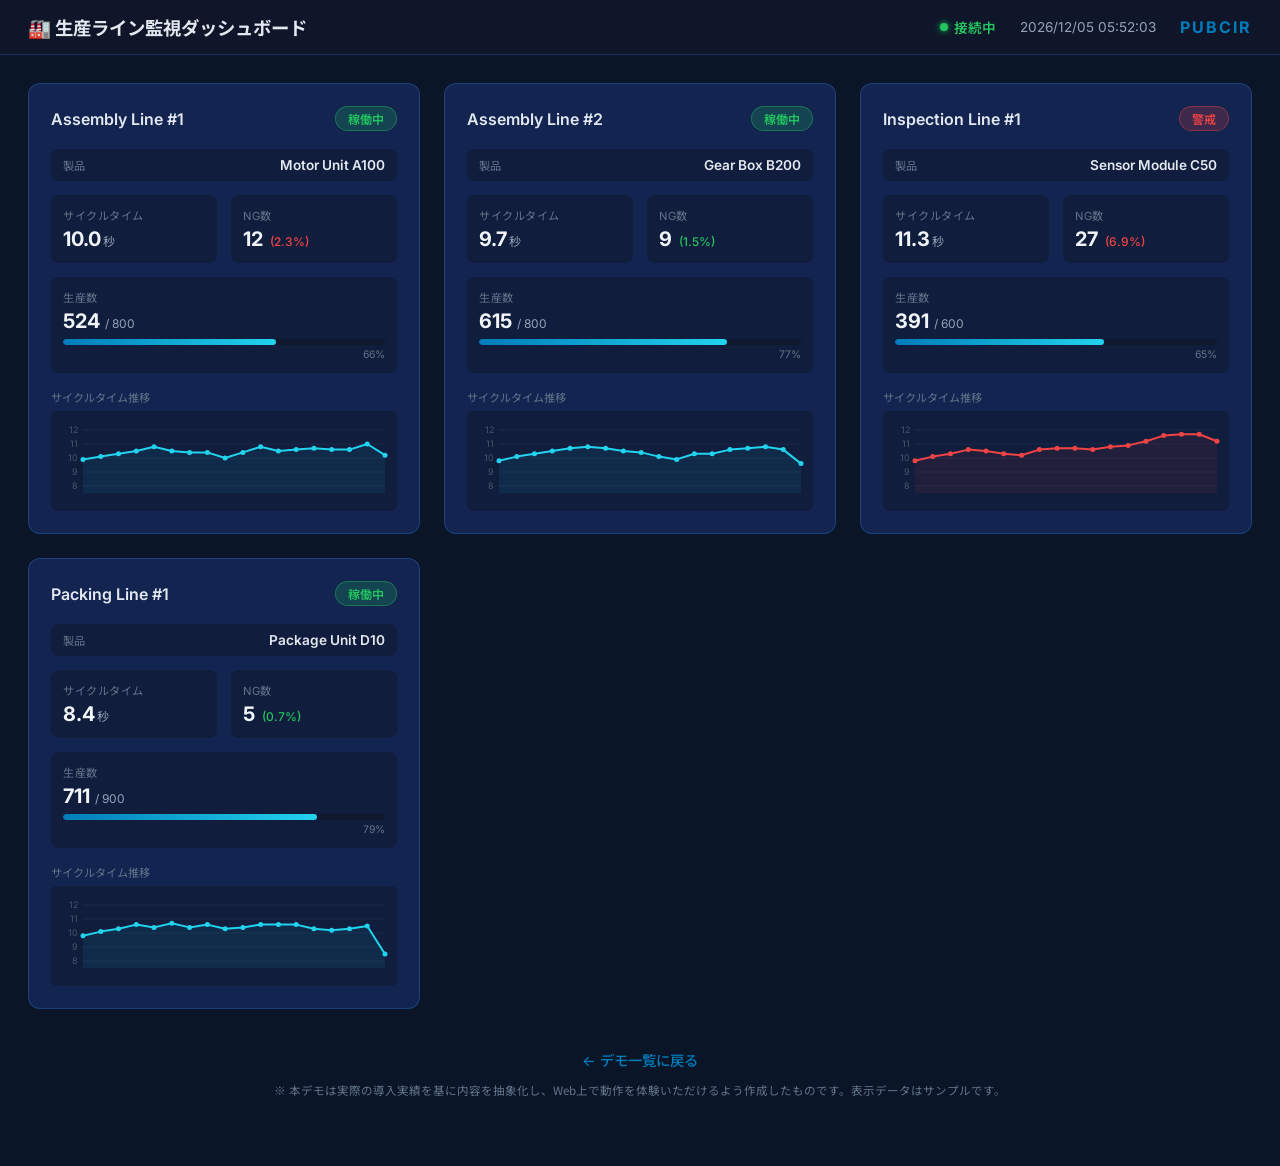
<file: demo/production-monitor.html>
<!DOCTYPE html>
<html lang="ja">
<head>
<meta charset="UTF-8">
<meta name="viewport" content="width=device-width, initial-scale=1.0">
<title>生産ライン監視ダッシュボード | PUBCIR Demo</title>
<link rel="preconnect" href="https://fonts.googleapis.com">
<link rel="preconnect" href="https://fonts.gstatic.com" crossorigin>
<link href="https://fonts.googleapis.com/css2?family=Inter:wght@400;500;600;700&family=Noto+Sans+JP:wght@400;500;600;700&display=swap" rel="stylesheet">
<style>
*, *::before, *::after { margin: 0; padding: 0; box-sizing: border-box; }

body {
  background: #0a1628;
  color: #e2e8f0;
  font-family: 'Inter', 'Noto Sans JP', sans-serif;
  min-height: 100vh;
}

/* Header */
.header {
  display: flex;
  align-items: center;
  justify-content: space-between;
  padding: 14px 28px;
  background: rgba(15, 23, 42, 0.95);
  border-bottom: 1px solid rgba(30, 58, 138, 0.6);
  flex-wrap: wrap;
  gap: 10px;
}

.header-left {
  display: flex;
  align-items: center;
  gap: 10px;
  font-size: 1.15rem;
  font-weight: 700;
  white-space: nowrap;
}

.header-right {
  display: flex;
  align-items: center;
  gap: 24px;
  font-size: 0.85rem;
  color: #94a3b8;
}

.status-connected {
  display: flex;
  align-items: center;
  gap: 6px;
  color: #22c55e;
  font-weight: 600;
}

.status-connected .dot {
  display: inline-block;
  width: 8px;
  height: 8px;
  background: #22c55e;
  border-radius: 50%;
  box-shadow: 0 0 6px #22c55e;
  animation: pulse-dot 2s ease-in-out infinite;
}

@keyframes pulse-dot {
  0%, 100% { opacity: 1; }
  50% { opacity: 0.4; }
}

.logo-text {
  font-weight: 700;
  font-size: 1rem;
  color: #007CBA;
  letter-spacing: 2px;
}

/* Main content */
.main {
  padding: 28px;
  max-width: 1400px;
  margin: 0 auto;
}

.grid {
  display: grid;
  grid-template-columns: repeat(3, 1fr);
  gap: 24px;
}

/* Card */
.card {
  background: rgba(30, 58, 138, 0.4);
  border: 1px solid rgba(59, 130, 246, 0.3);
  border-radius: 12px;
  padding: 22px;
  transition: border-color 0.3s;
}

.card:hover {
  border-color: rgba(59, 130, 246, 0.6);
}

.card-header {
  display: flex;
  align-items: center;
  justify-content: space-between;
  margin-bottom: 18px;
}

.card-title {
  font-size: 1rem;
  font-weight: 600;
}

.badge {
  padding: 3px 12px;
  border-radius: 9999px;
  font-size: 0.75rem;
  font-weight: 600;
}

.badge-green {
  background: rgba(34, 197, 94, 0.2);
  color: #22c55e;
  border: 1px solid rgba(34, 197, 94, 0.4);
}

.badge-red {
  background: rgba(239, 68, 68, 0.2);
  color: #ef4444;
  border: 1px solid rgba(239, 68, 68, 0.4);
}

.metrics {
  display: grid;
  grid-template-columns: 1fr 1fr;
  gap: 14px;
  margin-bottom: 16px;
}

.metric {
  background: rgba(15, 23, 42, 0.5);
  border-radius: 8px;
  padding: 12px;
}

.metric-label {
  font-size: 0.7rem;
  color: #64748b;
  text-transform: uppercase;
  letter-spacing: 0.5px;
  margin-bottom: 4px;
}

.metric-value {
  font-size: 1.25rem;
  font-weight: 700;
  color: #f1f5f9;
}

.metric-value .unit {
  font-size: 0.75rem;
  font-weight: 400;
  color: #94a3b8;
  margin-left: 2px;
}

.metric-value .ng-pct {
  font-size: 0.75rem;
  font-weight: 500;
  color: #ef4444;
  margin-left: 4px;
}

.metric-value .ng-pct.low {
  color: #22c55e;
}

/* Progress bar */
.progress-wrap {
  margin-top: 6px;
}

.progress-bar {
  width: 100%;
  height: 6px;
  background: rgba(15, 23, 42, 0.8);
  border-radius: 3px;
  overflow: hidden;
}

.progress-fill {
  height: 100%;
  background: linear-gradient(90deg, #007CBA, #22d3ee);
  border-radius: 3px;
  transition: width 0.6s ease;
}

.progress-text {
  font-size: 0.65rem;
  color: #64748b;
  margin-top: 3px;
  text-align: right;
}

/* Product */
.product-row {
  display: flex;
  align-items: center;
  justify-content: space-between;
  margin-bottom: 14px;
  padding: 8px 12px;
  background: rgba(15, 23, 42, 0.5);
  border-radius: 8px;
}

.product-label {
  font-size: 0.7rem;
  color: #64748b;
}

.product-name {
  font-size: 0.85rem;
  font-weight: 600;
  color: #e2e8f0;
}

/* Chart */
.chart-section {
  margin-top: 4px;
}

.chart-label {
  font-size: 0.7rem;
  color: #64748b;
  margin-bottom: 6px;
}

.chart-canvas {
  width: 100%;
  height: 100px;
  display: block;
  border-radius: 6px;
  background: rgba(15, 23, 42, 0.5);
}

/* Back link */
.back-link-wrap {
  text-align: center;
  margin-top: 40px;
  padding-bottom: 40px;
}

.back-link {
  color: #007CBA;
  text-decoration: none;
  font-size: 0.9rem;
  font-weight: 500;
  transition: color 0.2s;
}

.back-link:hover {
  color: #22d3ee;
}

/* Responsive */
@media (max-width: 1024px) {
  .grid { grid-template-columns: repeat(2, 1fr); }
}

@media (max-width: 640px) {
  .grid { grid-template-columns: 1fr; }
  .header { padding: 12px 16px; }
  .header-left { font-size: 0.95rem; }
  .main { padding: 16px; }
  .metrics { grid-template-columns: 1fr; }
}
</style>
</head>
<body>

<header class="header">
  <div class="header-left">🏭 生産ライン監視ダッシュボード</div>
  <div class="header-right">
    <div class="status-connected"><span class="dot"></span> 接続中</div>
    <div id="datetime"></div>
    <div class="logo-text">PUBCIR</div>
  </div>
</header>

<main class="main">
  <div class="grid" id="line-grid"></div>
  <div class="back-link-wrap">
    <a href="../demo.html" class="back-link">← デモ一覧に戻る</a>
    <p style="text-align:center;font-size:0.72rem;color:#64748B;margin-top:12px;font-family:'Noto Sans JP',sans-serif;">※ 本デモは実際の導入実績を基に内容を抽象化し、Web上で動作を体験いただけるよう作成したものです。表示データはサンプルです。</p>
  </div>
</main>

<script>
(function() {
  // --- Data ---
  var lines = [
    {
      name: 'Assembly Line #1',
      status: '稼働中',
      statusType: 'green',
      baseCycleTime: 10.2,
      cycleTime: 10.2,
      produced: 523,
      target: 800,
      ng: 12,
      product: 'Motor Unit A100',
      chartSeed: 1
    },
    {
      name: 'Assembly Line #2',
      status: '稼働中',
      statusType: 'green',
      baseCycleTime: 9.8,
      cycleTime: 9.8,
      produced: 612,
      target: 800,
      ng: 8,
      product: 'Gear Box B200',
      chartSeed: 2
    },
    {
      name: 'Inspection Line #1',
      status: '警戒',
      statusType: 'red',
      baseCycleTime: 11.5,
      cycleTime: 11.5,
      produced: 389,
      target: 600,
      ng: 27,
      product: 'Sensor Module C50',
      chartSeed: 3
    },
    {
      name: 'Packing Line #1',
      status: '稼働中',
      statusType: 'green',
      baseCycleTime: 8.4,
      cycleTime: 8.4,
      produced: 710,
      target: 900,
      ng: 5,
      product: 'Package Unit D10',
      chartSeed: 4
    }
  ];

  // Seeded pseudo-random
  function seededRandom(seed) {
    var s = seed;
    return function() {
      s = (s * 16807 + 0) % 2147483647;
      return (s - 1) / 2147483646;
    };
  }

  function generateChartData(seed, points) {
    var rng = seededRandom(seed * 12345 + 67);
    var data = [];
    var val = 9.5 + rng() * 1.5;
    for (var i = 0; i < points; i++) {
      val += (rng() - 0.48) * 0.8;
      if (val < 8) val = 8 + rng() * 0.5;
      if (val > 12) val = 12 - rng() * 0.5;
      data.push(parseFloat(val.toFixed(1)));
    }
    return data;
  }

  // --- Chart data arrays (live, will be mutated) ---
  var chartDataArrays = [];
  lines.forEach(function(line) {
    chartDataArrays.push(generateChartData(line.chartSeed, 18));
  });

  // --- Build cards ---
  var grid = document.getElementById('line-grid');

  lines.forEach(function(line, idx) {
    var pct = (line.produced / line.target * 100).toFixed(0);
    var ngPct = (line.ng / line.produced * 100).toFixed(1);
    var ngPctClass = parseFloat(ngPct) < 2 ? 'low' : '';
    var badgeClass = line.statusType === 'green' ? 'badge-green' : 'badge-red';
    var canvasId = 'chart-' + idx;

    var card = document.createElement('div');
    card.className = 'card';
    card.innerHTML =
      '<div class="card-header">' +
        '<div class="card-title">' + line.name + '</div>' +
        '<span class="badge ' + badgeClass + '">' + line.status + '</span>' +
      '</div>' +
      '<div class="product-row">' +
        '<span class="product-label">製品</span>' +
        '<span class="product-name">' + line.product + '</span>' +
      '</div>' +
      '<div class="metrics">' +
        '<div class="metric">' +
          '<div class="metric-label">サイクルタイム</div>' +
          '<div class="metric-value" id="ct-' + idx + '">' + line.cycleTime.toFixed(1) + '<span class="unit">秒</span></div>' +
        '</div>' +
        '<div class="metric">' +
          '<div class="metric-label">NG数</div>' +
          '<div class="metric-value" id="ng-' + idx + '">' + line.ng + '<span class="ng-pct ' + ngPctClass + '"> (' + ngPct + '%)</span></div>' +
        '</div>' +
        '<div class="metric" style="grid-column:1/3">' +
          '<div class="metric-label">生産数</div>' +
          '<div class="metric-value" id="prod-' + idx + '">' + line.produced + '<span class="unit"> / ' + line.target + '</span></div>' +
          '<div class="progress-wrap">' +
            '<div class="progress-bar"><div class="progress-fill" id="pbar-' + idx + '" style="width:' + pct + '%"></div></div>' +
            '<div class="progress-text" id="ppct-' + idx + '">' + pct + '%</div>' +
          '</div>' +
        '</div>' +
      '</div>' +
      '<div class="chart-section">' +
        '<div class="chart-label">サイクルタイム推移</div>' +
        '<canvas id="' + canvasId + '" class="chart-canvas"></canvas>' +
      '</div>';

    grid.appendChild(card);
  });

  // --- Draw charts ---
  function drawChart(canvasId, data, warn) {
    var canvas = document.getElementById(canvasId);
    if (!canvas) return;
    var rect = canvas.parentElement.getBoundingClientRect();
    var dpr = window.devicePixelRatio || 1;
    var w = rect.width;
    var h = 100;
    canvas.width = w * dpr;
    canvas.height = h * dpr;
    canvas.style.width = w + 'px';
    canvas.style.height = h + 'px';

    var ctx = canvas.getContext('2d');
    ctx.scale(dpr, dpr);

    var pad = { top: 12, right: 12, bottom: 18, left: 32 };
    var cw = w - pad.left - pad.right;
    var ch = h - pad.top - pad.bottom;
    var minY = 7.5;
    var maxY = 12.5;
    var rangeY = maxY - minY;

    // Grid lines
    ctx.strokeStyle = 'rgba(100,116,139,0.15)';
    ctx.lineWidth = 1;
    for (var g = 8; g <= 12; g += 1) {
      var gy = pad.top + ch - ((g - minY) / rangeY) * ch;
      ctx.beginPath();
      ctx.moveTo(pad.left, gy);
      ctx.lineTo(w - pad.right, gy);
      ctx.stroke();

      ctx.fillStyle = '#475569';
      ctx.font = '9px Inter, sans-serif';
      ctx.textAlign = 'right';
      ctx.fillText(g.toString(), pad.left - 5, gy + 3);
    }

    // Line
    var lineColor = warn ? '#ef4444' : '#22d3ee';
    var fillColor = warn ? 'rgba(239,68,68,0.08)' : 'rgba(34,211,238,0.08)';

    ctx.beginPath();
    for (var i = 0; i < data.length; i++) {
      var x = pad.left + (i / (data.length - 1)) * cw;
      var y = pad.top + ch - ((data[i] - minY) / rangeY) * ch;
      if (i === 0) ctx.moveTo(x, y);
      else ctx.lineTo(x, y);
    }

    // Fill under curve
    ctx.strokeStyle = lineColor;
    ctx.lineWidth = 2;
    ctx.lineJoin = 'round';
    ctx.stroke();

    // Area fill
    var lastX = pad.left + cw;
    var baseY = pad.top + ch;
    ctx.lineTo(lastX, baseY);
    ctx.lineTo(pad.left, baseY);
    ctx.closePath();
    ctx.fillStyle = fillColor;
    ctx.fill();

    // Data dots
    ctx.fillStyle = lineColor;
    for (var i = 0; i < data.length; i++) {
      var x = pad.left + (i / (data.length - 1)) * cw;
      var y = pad.top + ch - ((data[i] - minY) / rangeY) * ch;
      ctx.beginPath();
      ctx.arc(x, y, 2.5, 0, Math.PI * 2);
      ctx.fill();
    }
  }

  function renderAllCharts() {
    lines.forEach(function(line, idx) {
      drawChart('chart-' + idx, chartDataArrays[idx], line.statusType === 'red');
    });
  }

  renderAllCharts();
  window.addEventListener('resize', renderAllCharts);

  // --- Periodic live update (every 2 seconds) ---
  function tickUpdate() {
    lines.forEach(function(line, idx) {
      // Cycle time: ±0.3 from base value
      line.cycleTime = parseFloat((line.baseCycleTime + (Math.random() - 0.5) * 0.6).toFixed(1));

      // Production count: +1 to +3
      line.produced = Math.min(line.produced + Math.floor(Math.random() * 3) + 1, line.target);

      // NG count: 10% chance to increase by 1
      if (Math.random() < 0.1) {
        line.ng += 1;
      }

      // Recalculate derived values
      var pct = (line.produced / line.target * 100).toFixed(0);
      var ngPct = (line.ng / line.produced * 100).toFixed(1);
      var ngPctClass = parseFloat(ngPct) < 2 ? 'low' : '';

      // Update DOM
      document.getElementById('ct-' + idx).innerHTML = line.cycleTime.toFixed(1) + '<span class="unit">秒</span>';
      document.getElementById('ng-' + idx).innerHTML = line.ng + '<span class="ng-pct ' + ngPctClass + '"> (' + ngPct + '%)</span>';
      document.getElementById('prod-' + idx).innerHTML = line.produced + '<span class="unit"> / ' + line.target + '</span>';
      document.getElementById('pbar-' + idx).style.width = pct + '%';
      document.getElementById('ppct-' + idx).textContent = pct + '%';

      // Append new chart data point (shift left, add new)
      var chartData = chartDataArrays[idx];
      var newVal = line.cycleTime + (Math.random() - 0.5) * 0.4;
      if (newVal < 8) newVal = 8 + Math.random() * 0.3;
      if (newVal > 12) newVal = 12 - Math.random() * 0.3;
      chartData.push(parseFloat(newVal.toFixed(1)));
      if (chartData.length > 18) chartData.shift();
    });

    renderAllCharts();
  }

  setInterval(tickUpdate, 2000);

  // --- Clock ---
  function updateClock() {
    var now = new Date();
    var y = now.getFullYear();
    var mo = String(now.getMonth() + 1).padStart(2, '0');
    var d = String(now.getDate()).padStart(2, '0');
    var h = String(now.getHours()).padStart(2, '0');
    var mi = String(now.getMinutes()).padStart(2, '0');
    var s = String(now.getSeconds()).padStart(2, '0');
    document.getElementById('datetime').textContent = y + '/' + mo + '/' + d + ' ' + h + ':' + mi + ':' + s;
  }
  updateClock();
  setInterval(updateClock, 1000);
})();
</script>
</body>
</html>
</file>
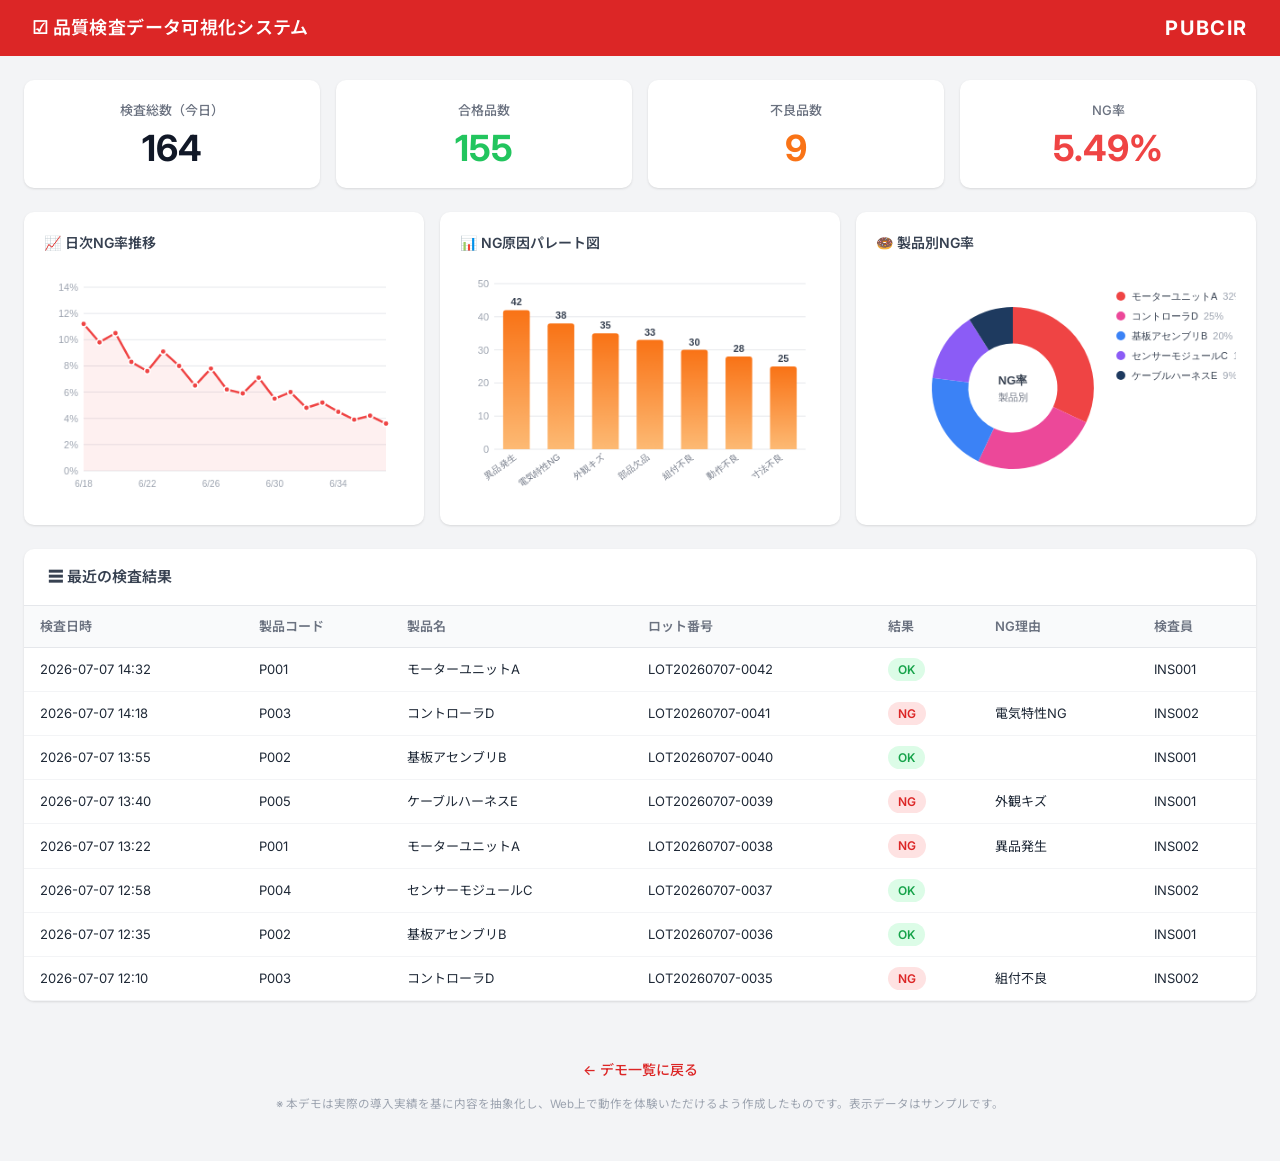
<file: demo/quality-inspection.html>
<!DOCTYPE html>
<html lang="ja">
<head>
<meta charset="UTF-8">
<meta name="viewport" content="width=device-width, initial-scale=1.0">
<title>品質検査データ可視化システム | PUBCIR Demo</title>
<link rel="preconnect" href="https://fonts.googleapis.com">
<link rel="preconnect" href="https://fonts.gstatic.com" crossorigin>
<link href="https://fonts.googleapis.com/css2?family=Inter:wght@400;500;600;700&family=Noto+Sans+JP:wght@400;500;600;700&display=swap" rel="stylesheet">
<style>
*, *::before, *::after { box-sizing: border-box; margin: 0; padding: 0; }
body {
  font-family: 'Inter', 'Noto Sans JP', sans-serif;
  background: #f3f4f6;
  color: #1f2937;
  line-height: 1.6;
  min-height: 100vh;
}
.header {
  background: #dc2626;
  color: #fff;
  display: flex;
  align-items: center;
  justify-content: space-between;
  padding: 0 32px;
  height: 56px;
  position: sticky;
  top: 0;
  z-index: 100;
}
.header-title {
  font-size: 18px;
  font-weight: 600;
  letter-spacing: 0.02em;
}
.header-logo {
  font-size: 20px;
  font-weight: 700;
  letter-spacing: 0.08em;
}
.container {
  max-width: 1280px;
  margin: 0 auto;
  padding: 24px 24px 48px;
}
.kpi-row {
  display: grid;
  grid-template-columns: repeat(4, 1fr);
  gap: 16px;
  margin-bottom: 24px;
}
.kpi-card {
  background: #fff;
  border-radius: 10px;
  padding: 20px 24px;
  box-shadow: 0 1px 3px rgba(0,0,0,0.08), 0 1px 2px rgba(0,0,0,0.04);
  text-align: center;
}
.kpi-label {
  font-size: 13px;
  color: #6b7280;
  font-weight: 500;
  margin-bottom: 8px;
}
.kpi-value {
  font-size: 36px;
  font-weight: 700;
  line-height: 1.1;
}
.kpi-value.black { color: #111827; }
.kpi-value.green { color: #22c55e; }
.kpi-value.orange { color: #f97316; }
.kpi-value.red { color: #ef4444; }
.charts-row {
  display: grid;
  grid-template-columns: repeat(3, 1fr);
  gap: 16px;
  margin-bottom: 24px;
}
.chart-card {
  background: #fff;
  border-radius: 10px;
  padding: 20px;
  box-shadow: 0 1px 3px rgba(0,0,0,0.08), 0 1px 2px rgba(0,0,0,0.04);
}
.chart-title {
  font-size: 14px;
  font-weight: 600;
  color: #374151;
  margin-bottom: 16px;
}
.chart-canvas-wrap {
  width: 100%;
  position: relative;
}
.chart-canvas-wrap canvas {
  width: 100%;
  height: auto;
  display: block;
}
.table-card {
  background: #fff;
  border-radius: 10px;
  box-shadow: 0 1px 3px rgba(0,0,0,0.08), 0 1px 2px rgba(0,0,0,0.04);
  overflow: hidden;
  margin-bottom: 32px;
}
.table-header {
  font-size: 15px;
  font-weight: 600;
  color: #374151;
  padding: 16px 24px;
  border-bottom: 1px solid #e5e7eb;
}
.table-wrap {
  overflow-x: auto;
}
table {
  width: 100%;
  border-collapse: collapse;
  font-size: 13px;
}
thead th {
  background: #f9fafb;
  text-align: left;
  padding: 10px 16px;
  font-weight: 600;
  color: #6b7280;
  white-space: nowrap;
  border-bottom: 1px solid #e5e7eb;
}
tbody td {
  padding: 10px 16px;
  border-bottom: 1px solid #f3f4f6;
  white-space: nowrap;
}
tbody tr:hover { background: #f9fafb; }
.badge {
  display: inline-block;
  padding: 2px 10px;
  border-radius: 9999px;
  font-size: 12px;
  font-weight: 600;
}
.badge-ok { background: #dcfce7; color: #16a34a; }
.badge-ng { background: #fee2e2; color: #dc2626; }
.back-link {
  text-align: center;
  padding: 24px 0 0;
}
.back-link a {
  color: #dc2626;
  text-decoration: none;
  font-weight: 500;
  font-size: 14px;
  transition: opacity 0.2s;
}
.back-link a:hover { opacity: 0.7; }
@media (max-width: 900px) {
  .kpi-row { grid-template-columns: repeat(2, 1fr); }
  .charts-row { grid-template-columns: 1fr; }
  .header { padding: 0 16px; }
  .container { padding: 16px 12px 40px; }
}
@media (max-width: 500px) {
  .kpi-row { grid-template-columns: 1fr; }
  .header-title { font-size: 15px; }
}
</style>
</head>
<body>

<div class="header">
  <span class="header-title">☑ 品質検査データ可視化システム</span>
  <span class="header-logo">PUBCIR</span>
</div>

<div class="container">
  <!-- KPI Row -->
  <div class="kpi-row">
    <div class="kpi-card">
      <div class="kpi-label">検査総数（今日）</div>
      <div class="kpi-value black">164</div>
    </div>
    <div class="kpi-card">
      <div class="kpi-label">合格品数</div>
      <div class="kpi-value green">155</div>
    </div>
    <div class="kpi-card">
      <div class="kpi-label">不良品数</div>
      <div class="kpi-value orange">9</div>
    </div>
    <div class="kpi-card">
      <div class="kpi-label">NG率</div>
      <div class="kpi-value red">5.49%</div>
    </div>
  </div>

  <!-- Charts Row -->
  <div class="charts-row">
    <div class="chart-card">
      <div class="chart-title">📈 日次NG率推移</div>
      <div class="chart-canvas-wrap"><canvas id="chartLine" width="400" height="260"></canvas></div>
    </div>
    <div class="chart-card">
      <div class="chart-title">📊 NG原因パレート図</div>
      <div class="chart-canvas-wrap"><canvas id="chartBar" width="400" height="260"></canvas></div>
    </div>
    <div class="chart-card">
      <div class="chart-title">🍩 製品別NG率</div>
      <div class="chart-canvas-wrap"><canvas id="chartDonut" width="400" height="260"></canvas></div>
    </div>
  </div>

  <!-- Table -->
  <div class="table-card">
    <div class="table-header">☰ 最近の検査結果</div>
    <div class="table-wrap">
      <table>
        <thead>
          <tr>
            <th>検査日時</th>
            <th>製品コード</th>
            <th>製品名</th>
            <th>ロット番号</th>
            <th>結果</th>
            <th>NG理由</th>
            <th>検査員</th>
          </tr>
        </thead>
        <tbody>
          <tr>
            <td>2026-07-07 14:32</td>
            <td>P001</td>
            <td>モーターユニットA</td>
            <td>LOT20260707-0042</td>
            <td><span class="badge badge-ok">OK</span></td>
            <td></td>
            <td>INS001</td>
          </tr>
          <tr>
            <td>2026-07-07 14:18</td>
            <td>P003</td>
            <td>コントローラD</td>
            <td>LOT20260707-0041</td>
            <td><span class="badge badge-ng">NG</span></td>
            <td>電気特性NG</td>
            <td>INS002</td>
          </tr>
          <tr>
            <td>2026-07-07 13:55</td>
            <td>P002</td>
            <td>基板アセンブリB</td>
            <td>LOT20260707-0040</td>
            <td><span class="badge badge-ok">OK</span></td>
            <td></td>
            <td>INS001</td>
          </tr>
          <tr>
            <td>2026-07-07 13:40</td>
            <td>P005</td>
            <td>ケーブルハーネスE</td>
            <td>LOT20260707-0039</td>
            <td><span class="badge badge-ng">NG</span></td>
            <td>外観キズ</td>
            <td>INS001</td>
          </tr>
          <tr>
            <td>2026-07-07 13:22</td>
            <td>P001</td>
            <td>モーターユニットA</td>
            <td>LOT20260707-0038</td>
            <td><span class="badge badge-ng">NG</span></td>
            <td>異品発生</td>
            <td>INS002</td>
          </tr>
          <tr>
            <td>2026-07-07 12:58</td>
            <td>P004</td>
            <td>センサーモジュールC</td>
            <td>LOT20260707-0037</td>
            <td><span class="badge badge-ok">OK</span></td>
            <td></td>
            <td>INS002</td>
          </tr>
          <tr>
            <td>2026-07-07 12:35</td>
            <td>P002</td>
            <td>基板アセンブリB</td>
            <td>LOT20260707-0036</td>
            <td><span class="badge badge-ok">OK</span></td>
            <td></td>
            <td>INS001</td>
          </tr>
          <tr>
            <td>2026-07-07 12:10</td>
            <td>P003</td>
            <td>コントローラD</td>
            <td>LOT20260707-0035</td>
            <td><span class="badge badge-ng">NG</span></td>
            <td>組付不良</td>
            <td>INS002</td>
          </tr>
        </tbody>
      </table>
    </div>
  </div>

  <div class="back-link">
    <a href="../demo.html">← デモ一覧に戻る</a>
    <p style="text-align:center;font-size:0.72rem;color:#9ca3af;margin-top:12px;">※ 本デモは実際の導入実績を基に内容を抽象化し、Web上で動作を体験いただけるよう作成したものです。表示データはサンプルです。</p>
  </div>
</div>

<script>
(function() {
  // --- Utility ---
  function getCanvasCtx(id) {
    var c = document.getElementById(id);
    var dpr = window.devicePixelRatio || 1;
    c.width = c.getAttribute('width') * dpr;
    c.height = c.getAttribute('height') * dpr;
    var ctx = c.getContext('2d');
    ctx.scale(dpr, dpr);
    c._w = +c.getAttribute('width') / dpr;
    c._h = +c.getAttribute('height') / dpr;
    return ctx;
  }

  // --- KPI references ---
  var kpiEls = document.querySelectorAll('.kpi-value');
  var kpiTotal = kpiEls[0];
  var kpiPass  = kpiEls[1];
  var kpiNg    = kpiEls[2];
  var kpiRate  = kpiEls[3];

  // --- Live state ---
  var totalCount = 164;
  var passCount  = 155;
  var ngCount    = 9;
  var lotSeq     = 42;

  // --- Line chart data ---
  var lineData = [11.2, 9.8, 10.5, 8.3, 7.6, 9.1, 8.0, 6.5, 7.8, 6.2, 5.9, 7.1, 5.5, 6.0, 4.8, 5.2, 4.5, 3.9, 4.2, 3.6];
  var lineLabelStart = 18;

  // --- Bar chart data ---
  var barCats = ['異品発生', '電気特性NG', '外観キズ', '部品欠品', '組付不良', '動作不良', '寸法不良'];
  var barVals = [42, 38, 35, 33, 30, 28, 25];

  // --- Donut chart data ---
  var donutItems = [
    { name: 'モーターユニットA', val: 32, color: '#ef4444' },
    { name: 'コントローラD', val: 25, color: '#ec4899' },
    { name: '基板アセンブリB', val: 20, color: '#3b82f6' },
    { name: 'センサーモジュールC', val: 14, color: '#8b5cf6' },
    { name: 'ケーブルハーネスE', val: 9, color: '#1e3a5f' }
  ];

  // --- Products for table rows ---
  var products = [
    { code: 'P001', name: 'モーターユニットA' },
    { code: 'P002', name: '基板アセンブリB' },
    { code: 'P003', name: 'コントローラD' },
    { code: 'P004', name: 'センサーモジュールC' },
    { code: 'P005', name: 'ケーブルハーネスE' }
  ];
  var ngReasons = ['異品発生', '電気特性NG', '外観キズ', '部品欠品', '組付不良', '動作不良', '寸法不良'];
  var inspectors = ['INS001', 'INS002'];

  // ========== Line Chart ==========
  function drawLineChart(data) {
    var ctx = getCanvasCtx('chartLine');
    var c = ctx.canvas;
    var W = c._w, H = c._h;
    var pad = { t: 18, r: 20, b: 38, l: 44 };
    var maxV = 14, minV = 0;
    var cw = W - pad.l - pad.r, ch = H - pad.t - pad.b;

    var labels = [];
    for (var i = 0; i < data.length; i++) labels.push('6/' + (lineLabelStart + i));

    function xPos(i) { return pad.l + (i / (data.length - 1)) * cw; }
    function yPos(v) { return pad.t + (1 - (v - minV) / (maxV - minV)) * ch; }

    // Grid
    ctx.strokeStyle = '#e5e7eb';
    ctx.lineWidth = 1;
    for (var g = 0; g <= 7; g++) {
      var gy = yPos(g * 2);
      ctx.beginPath(); ctx.moveTo(pad.l, gy); ctx.lineTo(W - pad.r, gy); ctx.stroke();
      ctx.fillStyle = '#9ca3af'; ctx.font = '11px Inter, sans-serif'; ctx.textAlign = 'right';
      ctx.fillText((g * 2) + '%', pad.l - 6, gy + 4);
    }
    // X labels
    ctx.textAlign = 'center'; ctx.fillStyle = '#9ca3af'; ctx.font = '10px Inter, sans-serif';
    for (var i = 0; i < labels.length; i += 4) {
      ctx.fillText(labels[i], xPos(i), H - pad.b + 18);
    }
    // Line
    ctx.beginPath();
    ctx.strokeStyle = '#ef4444';
    ctx.lineWidth = 2.5;
    ctx.lineJoin = 'round';
    for (var i = 0; i < data.length; i++) {
      if (i === 0) ctx.moveTo(xPos(i), yPos(data[i]));
      else ctx.lineTo(xPos(i), yPos(data[i]));
    }
    ctx.stroke();
    // Fill area
    ctx.lineTo(xPos(data.length - 1), yPos(0));
    ctx.lineTo(xPos(0), yPos(0));
    ctx.closePath();
    ctx.fillStyle = 'rgba(239,68,68,0.08)';
    ctx.fill();
    // Dots
    for (var i = 0; i < data.length; i++) {
      ctx.beginPath();
      ctx.arc(xPos(i), yPos(data[i]), 3.2, 0, Math.PI * 2);
      ctx.fillStyle = '#ef4444';
      ctx.fill();
      ctx.strokeStyle = '#fff';
      ctx.lineWidth = 1.5;
      ctx.stroke();
    }
  }

  // ========== Bar Chart ==========
  function drawBarChart(vals) {
    var ctx = getCanvasCtx('chartBar');
    var c = ctx.canvas;
    var W = c._w, H = c._h;
    var pad = { t: 14, r: 16, b: 62, l: 38 };
    var maxV = 50;
    var cw = W - pad.l - pad.r, ch = H - pad.t - pad.b;
    var barW = (cw / barCats.length) * 0.6;
    var gap = cw / barCats.length;

    // Grid
    ctx.strokeStyle = '#e5e7eb'; ctx.lineWidth = 1;
    for (var g = 0; g <= 5; g++) {
      var gy = pad.t + ch - (g * 10 / maxV) * ch;
      ctx.beginPath(); ctx.moveTo(pad.l, gy); ctx.lineTo(W - pad.r, gy); ctx.stroke();
      ctx.fillStyle = '#9ca3af'; ctx.font = '11px Inter, sans-serif'; ctx.textAlign = 'right';
      ctx.fillText(g * 10, pad.l - 6, gy + 4);
    }
    // Bars
    for (var i = 0; i < barCats.length; i++) {
      var x = pad.l + gap * i + (gap - barW) / 2;
      var bh = (vals[i] / maxV) * ch;
      var y = pad.t + ch - bh;
      var grad = ctx.createLinearGradient(x, y, x, pad.t + ch);
      grad.addColorStop(0, '#f97316');
      grad.addColorStop(1, '#fdba74');
      ctx.fillStyle = grad;
      ctx.beginPath();
      ctx.moveTo(x + 3, y);
      ctx.lineTo(x + barW - 3, y);
      ctx.quadraticCurveTo(x + barW, y, x + barW, y + 3);
      ctx.lineTo(x + barW, pad.t + ch);
      ctx.lineTo(x, pad.t + ch);
      ctx.lineTo(x, y + 3);
      ctx.quadraticCurveTo(x, y, x + 3, y);
      ctx.fill();
      // Value on top
      ctx.fillStyle = '#374151'; ctx.font = '600 11px Inter, sans-serif'; ctx.textAlign = 'center';
      ctx.fillText(vals[i], x + barW / 2, y - 5);
      // Label
      ctx.save();
      ctx.translate(x + barW / 2, pad.t + ch + 10);
      ctx.rotate(-Math.PI / 5);
      ctx.fillStyle = '#6b7280'; ctx.font = '10px Noto Sans JP, sans-serif'; ctx.textAlign = 'right';
      ctx.fillText(barCats[i], 0, 0);
      ctx.restore();
    }
  }

  // ========== Donut Chart ==========
  function drawDonutChart(items) {
    var ctx = getCanvasCtx('chartDonut');
    var c = ctx.canvas;
    var W = c._w, H = c._h;
    var cx = W * 0.38, cy = H * 0.5;
    var R = Math.min(cx - 20, cy - 20, 90);
    var r = R * 0.55;
    var total = 0;
    for (var i = 0; i < items.length; i++) total += items[i].val;
    var startA = -Math.PI / 2;
    for (var i = 0; i < items.length; i++) {
      var sweep = (items[i].val / total) * Math.PI * 2;
      ctx.beginPath();
      ctx.arc(cx, cy, R, startA, startA + sweep);
      ctx.arc(cx, cy, r, startA + sweep, startA, true);
      ctx.closePath();
      ctx.fillStyle = items[i].color;
      ctx.fill();
      startA += sweep;
    }
    // Center circle
    ctx.beginPath();
    ctx.arc(cx, cy, r - 1, 0, Math.PI * 2);
    ctx.fillStyle = '#fff';
    ctx.fill();
    // Center text
    ctx.fillStyle = '#374151'; ctx.font = '600 13px Inter, sans-serif'; ctx.textAlign = 'center';
    ctx.fillText('NG率', cx, cy - 4);
    ctx.fillStyle = '#6b7280'; ctx.font = '11px Inter, sans-serif';
    ctx.fillText('製品別', cx, cy + 14);
    // Legend
    var lx = W * 0.68, ly = 28;
    for (var i = 0; i < items.length; i++) {
      ctx.fillStyle = items[i].color;
      ctx.beginPath();
      ctx.arc(lx, ly + i * 22, 5, 0, Math.PI * 2);
      ctx.fill();
      ctx.fillStyle = '#374151';
      ctx.font = '11px Noto Sans JP, sans-serif';
      ctx.textAlign = 'left';
      ctx.fillText(items[i].name, lx + 12, ly + i * 22 + 4);
      ctx.fillStyle = '#9ca3af';
      ctx.font = '11px Inter, sans-serif';
      ctx.fillText(items[i].val + '%', lx + 12 + ctx.measureText(items[i].name).width + 6, ly + i * 22 + 4);
    }
  }

  // ========== Update KPI display ==========
  function updateKpis() {
    kpiTotal.textContent = totalCount;
    kpiPass.textContent  = passCount;
    kpiNg.textContent    = ngCount;
    kpiRate.textContent   = (totalCount > 0 ? (ngCount / totalCount * 100).toFixed(2) : '0.00') + '%';
  }

  // ========== Add table row ==========
  function addTableRow(isNg) {
    var tbody = document.querySelector('.table-card tbody');
    if (!tbody) return;
    var prod = products[Math.floor(Math.random() * products.length)];
    var insp = inspectors[Math.floor(Math.random() * inspectors.length)];
    var reason = isNg ? ngReasons[Math.floor(Math.random() * ngReasons.length)] : '';
    var now = new Date();
    var ts = now.getFullYear() + '-'
      + String(now.getMonth() + 1).padStart(2, '0') + '-'
      + String(now.getDate()).padStart(2, '0') + ' '
      + String(now.getHours()).padStart(2, '0') + ':'
      + String(now.getMinutes()).padStart(2, '0');
    lotSeq++;
    var lot = 'LOT' + now.getFullYear()
      + String(now.getMonth() + 1).padStart(2, '0')
      + String(now.getDate()).padStart(2, '0')
      + '-' + String(lotSeq).padStart(4, '0');

    var tr = document.createElement('tr');
    tr.innerHTML =
      '<td>' + ts + '</td>' +
      '<td>' + prod.code + '</td>' +
      '<td>' + prod.name + '</td>' +
      '<td>' + lot + '</td>' +
      '<td><span class="badge ' + (isNg ? 'badge-ng' : 'badge-ok') + '">' + (isNg ? 'NG' : 'OK') + '</span></td>' +
      '<td>' + reason + '</td>' +
      '<td>' + insp + '</td>';
    tbody.insertBefore(tr, tbody.firstChild);
    // Keep table at a reasonable size
    while (tbody.children.length > 20) {
      tbody.removeChild(tbody.lastChild);
    }
  }

  // ========== Tick: called every 3 seconds ==========
  function tick() {
    // Determine new inspections
    var added = Math.random() < 0.5 ? 1 : 2;
    for (var a = 0; a < added; a++) {
      totalCount++;
      var isNg = Math.random() < 0.15;
      if (isNg) {
        ngCount++;
      } else {
        passCount++;
      }
      addTableRow(isNg);
    }

    // Update KPIs
    updateKpis();

    // Update line chart — add new point (current NG rate), shift left
    var currentRate = totalCount > 0 ? +(ngCount / totalCount * 100).toFixed(1) : 0;
    lineData.push(currentRate);
    if (lineData.length > 20) {
      lineData.shift();
      lineLabelStart++;
    }
    drawLineChart(lineData);

    // Update bar chart — fluctuate each bar ±1-2
    for (var i = 0; i < barVals.length; i++) {
      var delta = Math.floor(Math.random() * 3) - 1; // -1, 0, or +1
      barVals[i] = Math.max(5, Math.min(49, barVals[i] + delta));
    }
    drawBarChart(barVals);

    // Update donut chart — minor fluctuation
    for (var i = 0; i < donutItems.length; i++) {
      var d = Math.floor(Math.random() * 3) - 1;
      donutItems[i].val = Math.max(3, donutItems[i].val + d);
    }
    drawDonutChart(donutItems);
  }

  // ========== Initial draw ==========
  drawLineChart(lineData);
  drawBarChart(barVals);
  drawDonutChart(donutItems);

  // ========== Start live updates ==========
  setInterval(tick, 3000);
})();
</script>
</body>
</html>
</file>
<file: css/style.css>
/* ========================================
   PUBCIR - Clean Corporate Website
   White-base design with teal accents
   ======================================== */

/* --- Reset & Variables --- */
*, *::before, *::after {
  margin: 0;
  padding: 0;
  box-sizing: border-box;
}

:root {
  --bg-white: #ffffff;
  --bg-light: #F8FAFC;
  --bg-section: #F1F5F9;
  --text-primary: #0F172A;
  --text-secondary: #334155;
  --text-sub: #64748B;
  --text-muted: #94A3B8;
  --accent: #007CBA;
  --accent-light: #0098E5;
  --accent-dark: #006399;
  --accent-teal: #0098E5;
  --accent-bg: rgba(0, 124, 186, 0.04);
  --accent-bg-hover: rgba(0, 124, 186, 0.08);
  --border: #E2E8F0;
  --border-accent: rgba(0, 124, 186, 0.2);
  --radius-sm: 8px;
  --radius-md: 16px;
  --radius-lg: 24px;
  --shadow-sm: 0 1px 3px rgba(0,0,0,0.06);
  --shadow-md: 0 4px 16px rgba(0,0,0,0.08);
  --shadow-lg: 0 8px 32px rgba(0,0,0,0.1);
  --transition: 0.3s cubic-bezier(0.4, 0, 0.2, 1);
}

html {
  scroll-behavior: smooth;
  font-size: 16px;
}

body {
  font-family: 'Noto Sans JP', 'Inter', -apple-system, BlinkMacSystemFont, sans-serif;
  color: var(--text-primary);
  line-height: 1.8;
  overflow-x: hidden;
  background: var(--bg-white);
}

img {
  max-width: 100%;
  height: auto;
  display: block;
}

a {
  text-decoration: none;
  color: inherit;
  transition: var(--transition);
}

ul { list-style: none; }

.container {
  max-width: 1100px;
  margin: 0 auto;
  padding: 0 24px;
}

.sp-only { display: none; }

/* --- Header --- */
.site-header {
  position: fixed;
  top: 0;
  left: 0;
  right: 0;
  z-index: 1000;
  background: rgba(255, 255, 255, 0.92);
  backdrop-filter: blur(16px);
  -webkit-backdrop-filter: blur(16px);
  border-bottom: 1px solid var(--border);
  transition: var(--transition);
}

.site-header.scrolled {
  box-shadow: 0 2px 20px rgba(0, 0, 0, 0.06);
}

.header-inner {
  display: flex;
  align-items: center;
  justify-content: space-between;
  max-width: 1100px;
  margin: 0 auto;
  padding: 0 24px;
  height: 72px;
}

.logo {
  display: flex;
  align-items: center;
  gap: 6px;
}

.logo img {
  height: 36px;
  width: auto;
}

.logo-text {
  font-family: 'Inter', sans-serif;
  font-size: 1.5rem;
  font-weight: 800;
  color: var(--text-primary);
  letter-spacing: 2px;
}

.logo-sub {
  font-family: 'Inter', sans-serif;
  font-size: 0.7rem;
  font-weight: 500;
  color: var(--text-muted);
  letter-spacing: 1px;
}

.global-nav {
  display: flex;
  align-items: center;
  gap: 32px;
}

.global-nav ul {
  display: flex;
  align-items: center;
  gap: 32px;
}

.global-nav a {
  font-family: 'Inter', sans-serif;
  font-size: 0.8rem;
  font-weight: 600;
  color: var(--text-sub);
  letter-spacing: 1px;
  transition: var(--transition);
}

.global-nav a:hover,
.global-nav a.active {
  color: var(--accent);
}

.global-nav a.nav-cta {
  color: var(--accent);
  padding: 8px 20px;
  border: 1px solid var(--accent);
  border-radius: 100px;
}

.global-nav a.nav-cta:hover {
  background: var(--accent);
  color: #fff;
}

/* Hamburger */
.hamburger {
  display: none;
  flex-direction: column;
  justify-content: center;
  align-items: center;
  gap: 5px;
  width: 40px;
  height: 40px;
  background: none;
  border: none;
  cursor: pointer;
  z-index: 1001;
}

.hamburger span {
  display: block;
  width: 24px;
  height: 2px;
  background: var(--text-primary);
  border-radius: 2px;
  transition: var(--transition);
}

.hamburger.active span:nth-child(1) {
  transform: rotate(45deg) translate(5px, 5px);
}
.hamburger.active span:nth-child(2) {
  opacity: 0;
}
.hamburger.active span:nth-child(3) {
  transform: rotate(-45deg) translate(5px, -5px);
}

/* --- Hero Section --- */
.hero {
  position: relative;
  min-height: 100vh;
  display: flex;
  align-items: center;
  background: var(--bg-white);
  overflow: hidden;
  padding-top: 72px;
}

.hero-bg {
  position: absolute;
  inset: 0;
  overflow: hidden;
}

.hero-grid-lines {
  position: absolute;
  inset: 0;
  background-image:
    linear-gradient(rgba(8,145,178,0.03) 1px, transparent 1px),
    linear-gradient(90deg, rgba(8,145,178,0.03) 1px, transparent 1px);
  background-size: 60px 60px;
}

.hero-particles {
  position: absolute;
  inset: 0;
  background:
    radial-gradient(2px 2px at 20% 30%, rgba(8,145,178,0.15), transparent),
    radial-gradient(2px 2px at 40% 70%, rgba(20,184,166,0.1), transparent),
    radial-gradient(1px 1px at 60% 20%, rgba(6,182,212,0.15), transparent),
    radial-gradient(1px 1px at 80% 60%, rgba(8,145,178,0.1), transparent),
    radial-gradient(2px 2px at 10% 80%, rgba(20,184,166,0.08), transparent),
    radial-gradient(1px 1px at 90% 40%, rgba(6,182,212,0.12), transparent);
}

.hero-inner {
  display: grid;
  grid-template-columns: 1fr 1fr;
  gap: 60px;
  align-items: center;
  max-width: 1100px;
  margin: 0 auto;
  padding: 80px 24px;
  width: 100%;
  position: relative;
  z-index: 1;
}

.hero-content h1 {
  font-size: 2.6rem;
  font-weight: 800;
  color: var(--text-primary);
  line-height: 1.4;
  letter-spacing: -0.02em;
}

.hero-subtitle {
  font-size: 1.05rem;
  color: var(--text-secondary);
  margin-top: 20px;
  line-height: 1.8;
}

.hero-desc {
  font-size: 0.88rem;
  color: var(--text-sub);
  margin-top: 16px;
  line-height: 1.8;
}

.hero-cta {
  display: flex;
  gap: 16px;
  margin-top: 36px;
  flex-wrap: wrap;
}

.hero-tags {
  display: flex;
  gap: 12px;
  margin-top: 40px;
  flex-wrap: wrap;
}

.tag {
  display: inline-flex;
  align-items: center;
  gap: 6px;
  padding: 8px 16px;
  background: var(--accent-bg);
  border: 1px solid var(--border-accent);
  border-radius: 100px;
  font-size: 0.78rem;
  color: var(--accent-dark);
  font-weight: 500;
}

.tag-icon {
  font-size: 0.85rem;
}

/* Hero Visual */
.hero-visual {
  display: flex;
  justify-content: center;
  align-items: center;
}

.visual-diagram {
  width: 100%;
  max-width: 460px;
}

.diagram-svg {
  width: 100%;
  height: auto;
}

.data-line {
  animation: dashMove 3s linear infinite;
}
.delay-line-1 { animation-delay: 0.5s; }
.delay-line-2 { animation-delay: 1s; }
.delay-line-3 { animation-delay: 1.5s; }
.delay-line-4 { animation-delay: 2s; }

@keyframes dashMove {
  to { stroke-dashoffset: -20; }
}

/* --- Buttons --- */
.btn {
  display: inline-flex;
  align-items: center;
  justify-content: center;
  padding: 14px 32px;
  font-size: 0.9rem;
  font-weight: 600;
  border-radius: 100px;
  transition: var(--transition);
  cursor: pointer;
  border: none;
  white-space: nowrap;
}

.btn-primary {
  background: linear-gradient(135deg, var(--accent), var(--accent-teal));
  color: #fff;
  box-shadow: 0 4px 16px rgba(0, 124, 186, 0.25);
}

.btn-primary:hover {
  transform: translateY(-2px);
  box-shadow: 0 8px 24px rgba(0, 124, 186, 0.35);
}

.btn-glow {
  animation: btnGlow 3s ease-in-out infinite;
}

@keyframes btnGlow {
  0%, 100% { box-shadow: 0 4px 16px rgba(0, 124, 186, 0.25); }
  50% { box-shadow: 0 4px 24px rgba(0, 124, 186, 0.4); }
}

.btn-secondary {
  background: transparent;
  color: var(--text-secondary);
  border: 1px solid var(--border);
}

.btn-secondary:hover {
  border-color: var(--accent);
  color: var(--accent);
  transform: translateY(-2px);
}

.btn-large {
  padding: 18px 48px;
  font-size: 1rem;
}

/* --- Sections --- */
.section {
  padding: 100px 0;
}

.section-light {
  background: var(--bg-white);
}

.section-alt {
  background: var(--bg-light);
}

.section-header {
  text-align: center;
  margin-bottom: 64px;
}

.section-label {
  display: inline-block;
  font-family: 'Inter', sans-serif;
  font-size: 0.72rem;
  font-weight: 700;
  letter-spacing: 3px;
  color: var(--accent);
  margin-bottom: 16px;
  text-transform: uppercase;
}

.section-title {
  font-size: 1.9rem;
  font-weight: 800;
  color: var(--text-primary);
  line-height: 1.5;
}

/* --- Problem Cards --- */
.problem-grid {
  display: grid;
  grid-template-columns: repeat(3, 1fr);
  gap: 24px;
}

.problem-card {
  padding: 32px;
  background: #fff;
  border: 1px solid var(--border);
  border-radius: var(--radius-md);
  transition: var(--transition);
  position: relative;
  overflow: hidden;
}

.problem-card::before {
  content: '';
  position: absolute;
  top: 0;
  left: 0;
  right: 0;
  height: 3px;
  background: linear-gradient(90deg, var(--accent), var(--accent-teal));
  opacity: 0;
  transition: var(--transition);
}

.problem-card:hover {
  transform: translateY(-4px);
  box-shadow: var(--shadow-lg);
  border-color: transparent;
}

.problem-card:hover::before {
  opacity: 1;
}

.problem-icon {
  width: 48px;
  height: 48px;
  display: flex;
  align-items: center;
  justify-content: center;
  background: linear-gradient(135deg, rgba(8,145,178,0.06), rgba(20,184,166,0.06));
  border-radius: 12px;
  color: var(--accent);
  margin-bottom: 16px;
}

.problem-text {
  font-size: 0.9rem;
  color: var(--text-primary);
  line-height: 1.7;
  font-weight: 500;
}

/* --- Service Cards --- */
.service-grid {
  display: grid;
  grid-template-columns: repeat(2, 1fr);
  gap: 24px;
}

.service-card {
  padding: 40px;
  background: var(--bg-white);
  border: 1px solid var(--border);
  border-radius: var(--radius-lg);
  transition: var(--transition);
}

.service-card:hover {
  transform: translateY(-4px);
  border-color: var(--border-accent);
  box-shadow: var(--shadow-lg);
}

.service-icon {
  width: 56px;
  height: 56px;
  display: flex;
  align-items: center;
  justify-content: center;
  background: var(--accent-bg);
  border-radius: 14px;
  margin-bottom: 20px;
}

.service-title {
  font-size: 1.15rem;
  font-weight: 700;
  color: var(--text-primary);
  margin-bottom: 12px;
}

.service-desc {
  font-size: 0.88rem;
  color: var(--text-sub);
  line-height: 1.8;
  margin-bottom: 20px;
}

.service-tags {
  display: flex;
  flex-wrap: wrap;
  gap: 8px;
}

.pill {
  display: inline-block;
  padding: 4px 12px;
  font-size: 0.72rem;
  font-weight: 500;
  background: var(--accent-bg);
  color: var(--accent-dark);
  border-radius: 100px;
  border: 1px solid var(--border-accent);
}

/* --- Solution Section --- */
.solution-grid {
  display: grid;
  grid-template-columns: repeat(3, 1fr);
  gap: 32px;
  margin-bottom: 64px;
}

.solution-card {
  padding: 36px;
  background: #fff;
  border: 1px solid var(--border);
  border-radius: var(--radius-md);
  transition: var(--transition);
  text-align: center;
}

.solution-card:hover {
  transform: translateY(-4px);
  box-shadow: var(--shadow-lg);
}

.solution-number {
  font-family: 'Inter', sans-serif;
  font-size: 2.5rem;
  font-weight: 800;
  color: var(--accent);
  opacity: 0.25;
  margin-bottom: 12px;
}

.solution-title {
  font-size: 1.05rem;
  font-weight: 700;
  color: var(--text-primary);
  margin-bottom: 12px;
}

.solution-desc {
  font-size: 0.88rem;
  color: var(--text-sub);
  line-height: 1.8;
}

/* Flow Steps */
.flow-section {
  margin-top: 48px;
  margin-bottom: 64px;
}

.flow-steps {
  display: flex;
  align-items: center;
  justify-content: center;
  gap: 8px;
  padding: 40px 24px;
  background: #fff;
  border: 1px solid var(--border);
  border-radius: var(--radius-lg);
  overflow-x: auto;
}

.flow-step {
  display: flex;
  flex-direction: column;
  align-items: center;
  gap: 8px;
  min-width: 80px;
}

.flow-step-icon {
  width: 52px;
  height: 52px;
  display: flex;
  align-items: center;
  justify-content: center;
  background: linear-gradient(135deg, rgba(8,145,178,0.06), rgba(20,184,166,0.06));
  border: 1px solid var(--border-accent);
  border-radius: 14px;
  color: var(--accent);
}

.flow-step-label {
  font-size: 0.75rem;
  font-weight: 600;
  color: var(--text-sub);
}

.flow-arrow {
  font-size: 1.2rem;
  color: var(--accent);
  font-weight: 300;
  opacity: 0.5;
}

/* Mid CTA */
.mid-cta {
  text-align: center;
  padding: 48px;
  background: linear-gradient(135deg, rgba(8,145,178,0.02), rgba(20,184,166,0.02));
  border: 1px solid rgba(8,145,178,0.08);
  border-radius: var(--radius-lg);
}

.mid-cta-text {
  font-size: 1rem;
  color: var(--text-sub);
  margin-bottom: 24px;
}

/* --- Case Section --- */
.case-grid {
  display: grid;
  grid-template-columns: repeat(3, 1fr);
  gap: 24px;
}

.case-card {
  padding: 36px;
  background: var(--bg-white);
  border: 1px solid var(--border);
  border-radius: var(--radius-lg);
  transition: var(--transition);
  display: flex;
  flex-direction: column;
}

.case-card:hover {
  transform: translateY(-4px);
  border-color: var(--border-accent);
  box-shadow: var(--shadow-lg);
}

.case-badge {
  display: inline-block;
  padding: 4px 12px;
  font-family: 'Inter', sans-serif;
  font-size: 0.7rem;
  font-weight: 600;
  letter-spacing: 1px;
  color: var(--accent);
  background: var(--accent-bg);
  border-radius: 100px;
  margin-bottom: 16px;
  align-self: flex-start;
}

.case-title {
  font-size: 1.05rem;
  font-weight: 700;
  color: var(--text-primary);
  margin-bottom: 12px;
}

.case-desc {
  font-size: 0.85rem;
  color: var(--text-sub);
  line-height: 1.8;
  margin-bottom: 20px;
  flex-grow: 1;
}

.case-results {
  margin-bottom: 20px;
  padding: 16px;
  background: var(--accent-bg);
  border-radius: var(--radius-sm);
  border: 1px solid rgba(0, 124, 186, 0.08);
}

.case-result-label {
  font-size: 0.72rem;
  font-weight: 600;
  color: var(--accent);
  letter-spacing: 1px;
  margin-bottom: 8px;
  display: block;
}

.case-result-list li {
  font-size: 0.82rem;
  color: var(--text-sub);
  padding: 4px 0;
  padding-left: 16px;
  position: relative;
}

.case-result-list li::before {
  content: '✓';
  position: absolute;
  left: 0;
  color: var(--accent-teal);
  font-size: 0.75rem;
}

.case-tags {
  display: flex;
  flex-wrap: wrap;
  gap: 8px;
  margin-top: auto;
}

/* --- Process Section --- */
.process-timeline {
  max-width: 700px;
  margin: 0 auto;
  position: relative;
}

.process-timeline::before {
  content: '';
  position: absolute;
  top: 0;
  left: 32px;
  width: 2px;
  height: 100%;
  background: linear-gradient(180deg, var(--accent), var(--accent-teal));
  opacity: 0.15;
  border-radius: 2px;
}

.process-step {
  display: flex;
  gap: 24px;
  padding: 24px 0;
  position: relative;
}

.process-number {
  width: 64px;
  height: 64px;
  min-width: 64px;
  display: flex;
  align-items: center;
  justify-content: center;
  font-family: 'Inter', sans-serif;
  font-size: 1.1rem;
  font-weight: 800;
  color: var(--accent);
  background: #fff;
  border: 2px solid var(--border-accent);
  border-radius: 50%;
  position: relative;
  z-index: 1;
}

.process-content {
  padding-top: 12px;
}

.process-title {
  font-size: 1.1rem;
  font-weight: 700;
  color: var(--text-primary);
  margin-bottom: 8px;
}

.process-desc {
  font-size: 0.88rem;
  color: var(--text-sub);
  line-height: 1.7;
}

/* --- Company Section (sub page) --- */
.page-header {
  background: var(--bg-light);
  border-bottom: 1px solid var(--border);
  text-align: center;
  padding: 100px 24px 64px;
}

.page-header h1 {
  font-size: 1.8rem;
  font-weight: 800;
  color: var(--text-primary);
  margin-bottom: 4px;
}

.page-header .en {
  font-size: 0.75rem;
  color: var(--text-muted);
  letter-spacing: 3px;
  text-transform: uppercase;
}

.company-intro {
  text-align: center;
  margin-bottom: 48px;
  font-size: 0.95rem;
  color: var(--text-sub);
}

.company-table {
  width: 100%;
  border-collapse: collapse;
  background: #fff;
  border: 1px solid var(--border);
  border-radius: var(--radius-md);
  overflow: hidden;
}

.company-table th,
.company-table td {
  padding: 20px 24px;
  border-bottom: 1px solid var(--border);
  text-align: left;
  font-size: 0.92rem;
  vertical-align: top;
}

.company-table tr:last-child th,
.company-table tr:last-child td {
  border-bottom: none;
}

.company-table th {
  width: 150px;
  background: var(--bg-light);
  font-weight: 600;
  color: var(--text-secondary);
  white-space: nowrap;
}

.company-table td {
  color: var(--text-primary);
}

/* --- Demo Catalog --- */
.demo-catalog {
  display: flex;
  flex-direction: column;
  gap: 32px;
}

.demo-card {
  display: flex;
  flex-direction: column;
  background: #fff;
  border: 1px solid var(--border);
  border-radius: var(--radius-lg);
  overflow: hidden;
  transition: var(--transition);
  cursor: pointer;
  color: inherit;
}

.demo-card:hover {
  transform: translateY(-4px);
  box-shadow: var(--shadow-lg);
  border-color: var(--border-accent);
}

.demo-card-badge {
  display: inline-block;
  padding: 6px 16px;
  font-family: 'Inter', sans-serif;
  font-size: 0.72rem;
  font-weight: 700;
  letter-spacing: 1px;
  color: #fff;
  background: var(--accent);
  align-self: flex-start;
  margin: 28px 0 0 28px;
  border-radius: 100px;
  text-transform: uppercase;
}

.demo-card-body {
  padding: 20px 28px 16px;
  flex-grow: 1;
}

.demo-card-title {
  font-size: 1.25rem;
  font-weight: 800;
  color: var(--text-primary);
  margin-bottom: 20px;
}

.demo-card-section {
  margin-bottom: 16px;
}

.demo-card-section h4 {
  font-size: 0.78rem;
  font-weight: 700;
  color: var(--accent);
  letter-spacing: 1px;
  margin-bottom: 6px;
  text-transform: uppercase;
}

.demo-card-section p {
  font-size: 0.9rem;
  color: var(--text-secondary);
  line-height: 1.7;
}

.demo-card-section ul {
  padding-left: 0;
}

.demo-card-section li {
  font-size: 0.88rem;
  color: var(--text-sub);
  padding: 3px 0 3px 18px;
  position: relative;
}

.demo-card-section li::before {
  content: '•';
  position: absolute;
  left: 0;
  color: var(--accent);
  font-weight: 700;
}

.demo-system-name {
  font-weight: 700;
  color: var(--text-primary) !important;
}

.demo-features {
  display: flex;
  flex-wrap: wrap;
  gap: 8px;
  margin-top: 16px;
}

.demo-card-action {
  padding: 16px 28px 28px;
}

.demo-card-action .btn {
  width: 100%;
  justify-content: center;
}

/* --- Demo Preview (index page) --- */
.demo-preview-grid {
  display: flex;
  flex-direction: column;
  gap: 32px;
}

.demo-preview-card {
  display: grid;
  grid-template-columns: 420px 1fr;
  background: #fff;
  border: 1px solid var(--border);
  border-radius: var(--radius-lg);
  overflow: hidden;
  transition: var(--transition);
  cursor: pointer;
  color: inherit;
}

.demo-preview-card:hover {
  transform: translateY(-4px);
  box-shadow: var(--shadow-lg);
  border-color: var(--border-accent);
}

.demo-preview-canvas-wrap {
  background: #0a1628;
  display: flex;
  align-items: center;
  justify-content: center;
  padding: 16px;
  min-height: 220px;
}

.demo-preview-canvas-wrap canvas {
  width: 100%;
  height: auto;
  border-radius: 8px;
}

.demo-preview-info {
  padding: 28px 32px;
  display: flex;
  flex-direction: column;
  justify-content: center;
}

.demo-preview-info h3 {
  font-size: 1.15rem;
  font-weight: 800;
  color: var(--text-primary);
  margin-bottom: 8px;
}

.demo-preview-info p {
  font-size: 0.88rem;
  color: var(--text-sub);
  line-height: 1.7;
  margin-bottom: 16px;
}

.demo-link-text {
  font-family: 'Inter', sans-serif;
  font-size: 0.85rem;
  font-weight: 600;
  color: var(--accent);
  transition: var(--transition);
}

.demo-preview-card:hover .demo-link-text {
  color: var(--accent-dark);
}

/* Demo catalog card layout with preview */
.demo-catalog-card {
  display: grid;
  grid-template-columns: 1fr 420px;
  background: #fff;
  border: 1px solid var(--border);
  border-radius: var(--radius-lg);
  overflow: hidden;
  transition: var(--transition);
  cursor: pointer;
  color: inherit;
}

.demo-catalog-card:hover {
  transform: translateY(-4px);
  box-shadow: var(--shadow-lg);
  border-color: var(--border-accent);
}

.demo-catalog-card .demo-card-body {
  padding: 28px 32px;
}

.demo-catalog-card .demo-preview-canvas-wrap {
  border-left: 1px solid var(--border);
}

/* --- Contact Page --- */
.contact-body {
  text-align: center;
  padding: 40px 0;
}

.contact-body .lead {
  font-size: 0.95rem;
  color: var(--text-sub);
  margin-bottom: 40px;
  line-height: 2;
}

/* --- Contact CTA (in-page) --- */
.section-contact {
  background: var(--bg-light);
  position: relative;
  overflow: hidden;
}

.section-contact::before {
  content: '';
  position: absolute;
  inset: 0;
  background:
    radial-gradient(ellipse at 30% 50%, rgba(8,145,178,0.04), transparent 60%),
    radial-gradient(ellipse at 70% 50%, rgba(20,184,166,0.03), transparent 60%);
}

.contact-inner {
  text-align: center;
  padding: 40px 0;
  position: relative;
  z-index: 1;
}

.contact-title {
  font-size: 1.9rem;
  font-weight: 800;
  color: var(--text-primary);
  line-height: 1.5;
  margin-bottom: 20px;
  margin-top: 16px;
}

.contact-desc {
  font-size: 0.9rem;
  color: var(--text-sub);
  line-height: 1.9;
  margin-bottom: 36px;
  max-width: 600px;
  margin-left: auto;
  margin-right: auto;
}

/* --- Breadcrumb --- */
.breadcrumb {
  max-width: 900px;
  margin: 24px auto;
  padding: 0 24px;
  font-size: 0.82rem;
  color: var(--text-muted);
}

.breadcrumb a {
  color: var(--accent);
}

.breadcrumb a:hover {
  text-decoration: underline;
}

/* --- Footer --- */
.site-footer {
  background: var(--bg-white);
  border-top: 1px solid var(--border);
  padding: 48px 24px 24px;
}

.footer-inner {
  max-width: 1100px;
  margin: 0 auto;
  display: flex;
  justify-content: space-between;
  align-items: center;
  margin-bottom: 32px;
}

.footer-logo-text {
  font-family: 'Inter', sans-serif;
  font-size: 1.2rem;
  font-weight: 800;
  color: var(--text-primary);
  letter-spacing: 2px;
}

.footer-tagline {
  font-size: 0.78rem;
  color: var(--text-muted);
  margin-top: 4px;
}

.footer-nav {
  display: flex;
  gap: 24px;
}

.footer-nav a {
  font-family: 'Inter', sans-serif;
  font-size: 0.75rem;
  font-weight: 500;
  color: var(--text-muted);
  letter-spacing: 1px;
  transition: var(--transition);
}

.footer-nav a:hover {
  color: var(--accent);
}

.footer-bottom {
  max-width: 1100px;
  margin: 0 auto;
  padding-top: 24px;
  border-top: 1px solid var(--border);
  text-align: center;
}

.footer-bottom small {
  font-size: 0.75rem;
  color: var(--text-muted);
}

/* --- Back to Top --- */
.back-to-top {
  position: fixed;
  bottom: 32px;
  right: 32px;
  width: 48px;
  height: 48px;
  display: flex;
  align-items: center;
  justify-content: center;
  background: #fff;
  border: 1px solid var(--border);
  border-radius: 50%;
  color: var(--accent);
  cursor: pointer;
  opacity: 0;
  visibility: hidden;
  transform: translateY(16px);
  transition: var(--transition);
  z-index: 999;
}

.back-to-top.visible {
  opacity: 1;
  visibility: visible;
  transform: translateY(0);
}

.back-to-top:hover {
  background: var(--accent);
  color: #fff;
  border-color: var(--accent);
  transform: translateY(-2px);
}

/* --- Animations --- */
.fade-in-up {
  opacity: 0;
  transform: translateY(30px);
  animation: fadeInUp 0.8s forwards;
}

.delay-1 { animation-delay: 0.2s; }
.delay-2 { animation-delay: 0.4s; }
.delay-3 { animation-delay: 0.6s; }
.delay-4 { animation-delay: 0.8s; }

@keyframes fadeInUp {
  to {
    opacity: 1;
    transform: translateY(0);
  }
}

.scroll-reveal {
  opacity: 0;
  transform: translateY(24px);
  transition: opacity 0.6s ease, transform 0.6s ease;
}

.scroll-reveal.revealed {
  opacity: 1;
  transform: translateY(0);
}

/* --- Responsive --- */
@media (max-width: 1024px) {
  .hero-inner {
    grid-template-columns: 1fr;
    text-align: center;
    gap: 40px;
  }

  .hero-cta {
    justify-content: center;
  }

  .hero-tags {
    justify-content: center;
  }

  .hero-visual {
    order: -1;
  }

  .visual-diagram {
    max-width: 360px;
  }

  .problem-grid {
    grid-template-columns: repeat(2, 1fr);
  }

  .service-grid {
    grid-template-columns: 1fr;
  }

  .solution-grid {
    grid-template-columns: 1fr;
    gap: 24px;
  }

  .case-grid {
    grid-template-columns: 1fr;
  }

  .demo-preview-card {
    grid-template-columns: 1fr;
  }

  .demo-catalog-card {
    grid-template-columns: 1fr;
  }

  .demo-catalog-card .demo-preview-canvas-wrap {
    border-left: none;
    border-top: 1px solid var(--border);
  }
}

@media (max-width: 768px) {
  .sp-only {
    display: inline;
  }

  .hamburger {
    display: flex;
  }

  .global-nav {
    position: fixed;
    top: 0;
    right: -100%;
    width: 80%;
    max-width: 320px;
    height: 100vh;
    background: rgba(255, 255, 255, 0.98);
    backdrop-filter: blur(20px);
    flex-direction: column;
    align-items: flex-start;
    justify-content: center;
    padding: 60px 40px;
    gap: 24px;
    transition: right 0.4s cubic-bezier(0.4, 0, 0.2, 1);
    border-left: 1px solid var(--border);
    box-shadow: -8px 0 32px rgba(0,0,0,0.1);
  }

  .global-nav.open {
    right: 0;
  }

  .global-nav ul {
    flex-direction: column;
    gap: 20px;
  }

  .global-nav a {
    font-size: 1rem;
  }

  .hero {
    min-height: auto;
    padding: 120px 0 80px;
  }

  .hero-content h1 {
    font-size: 1.8rem;
  }

  .hero-subtitle {
    font-size: 0.95rem;
  }

  .section {
    padding: 72px 0;
  }

  .section-title {
    font-size: 1.5rem;
  }

  .problem-grid {
    grid-template-columns: 1fr;
  }

  .problem-card {
    padding: 24px;
  }

  .service-card {
    padding: 28px;
  }

  .flow-steps {
    padding: 24px 16px;
    gap: 4px;
  }

  .flow-step {
    min-width: 56px;
  }

  .flow-step-icon {
    width: 40px;
    height: 40px;
  }

  .flow-step-icon svg {
    width: 20px;
    height: 20px;
  }

  .flow-step-label {
    font-size: 0.65rem;
  }

  .case-card {
    padding: 28px;
  }

  .process-timeline::before {
    left: 24px;
  }

  .process-number {
    width: 48px;
    height: 48px;
    min-width: 48px;
    font-size: 0.9rem;
  }

  .process-step {
    gap: 16px;
  }

  .company-table th {
    width: 120px;
  }

  .contact-title {
    font-size: 1.5rem;
  }

  .footer-inner {
    flex-direction: column;
    gap: 24px;
    text-align: center;
  }

  .footer-nav {
    flex-wrap: wrap;
    justify-content: center;
    gap: 16px;
  }

  .back-to-top {
    bottom: 20px;
    right: 20px;
    width: 40px;
    height: 40px;
  }

  .page-header {
    padding: 90px 24px 48px;
  }
}

@media (max-width: 480px) {
  .hero-content h1 {
    font-size: 1.5rem;
  }

  .hero-cta {
    flex-direction: column;
    align-items: center;
  }
}
</file>
